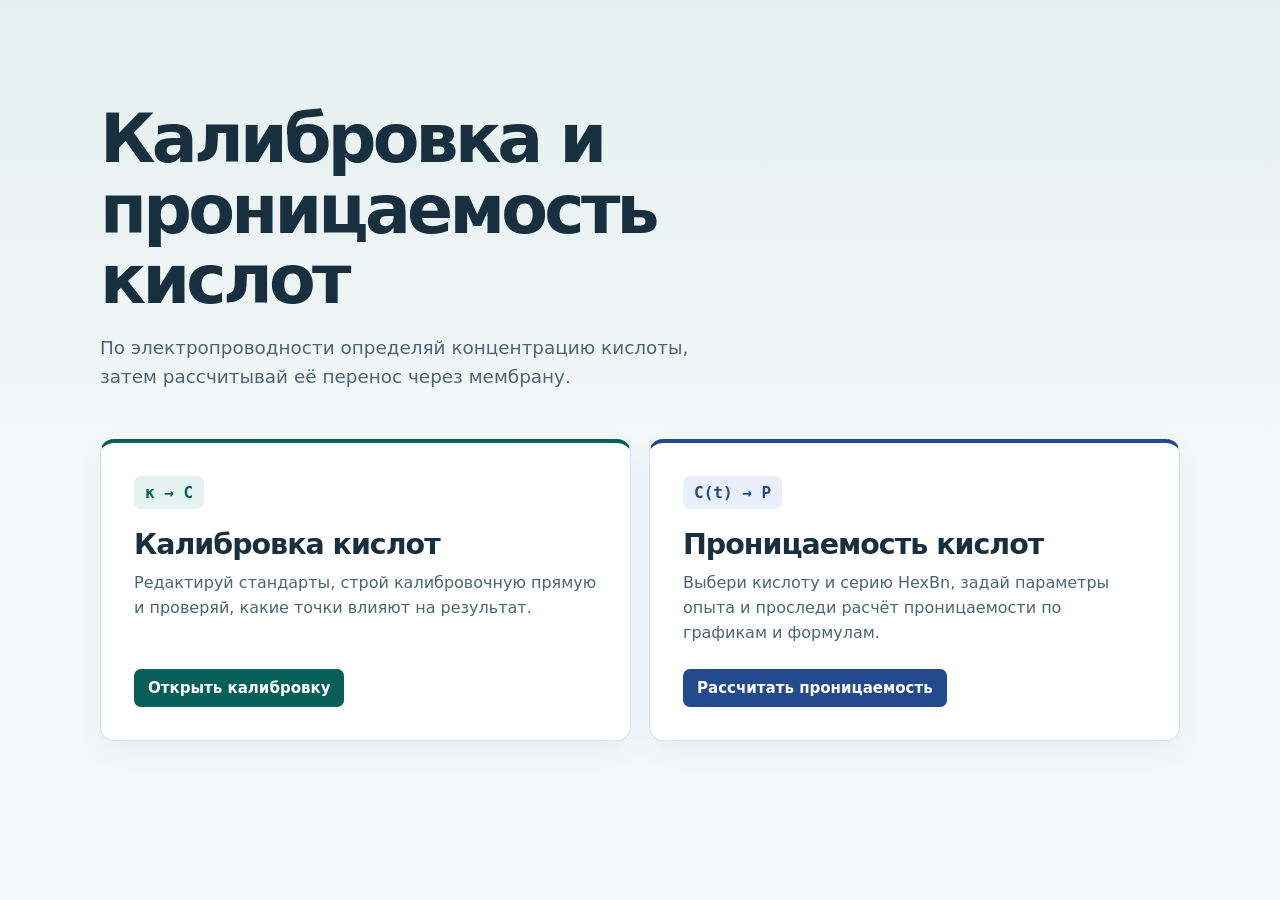
<file: index.html>
<!doctype html>
<html lang="ru">
<head>
<meta charset="utf-8">
<meta name="viewport" content="width=device-width, initial-scale=1">
<meta name="description" content="Калибровочные графики i‑BuBn и расчёт проницаемости кислот для опытов HexBn.">
<title>Калибровка и проницаемость кислот</title>
<style>
:root{color-scheme:light;--ink:#172f3e;--muted:#4a6675;--line:#d2e1e5;--teal:#075f59;--paper:#fff;--blue:#24498c;font-family:system-ui,-apple-system,BlinkMacSystemFont,"Segoe UI",sans-serif}
*{box-sizing:border-box}
body{margin:0;min-height:100vh;background:linear-gradient(180deg,#e3f0ee 0,#f3f7f8 28rem);color:var(--ink)}
main{width:min(1080px,100% - 40px);margin-inline:auto;padding:clamp(42px,9vw,104px) 0 44px}
h1,h2,p{margin:0}
h1{max-width:740px;font-size:clamp(2.2rem,5.4vw,4.25rem);line-height:1.04;letter-spacing:-.055em;font-weight:750;text-wrap:balance}
.intro{max-width:630px;margin-top:18px;color:var(--muted);font-size:clamp(1rem,2vw,1.15rem);line-height:1.55}
.tools{display:grid;grid-template-columns:repeat(2,minmax(0,1fr));gap:18px;margin-top:clamp(26px,5vw,48px)}
.tool{display:flex;flex-direction:column;align-items:flex-start;min-width:0;border:1px solid var(--line);border-top:4px solid var(--accent);border-radius:14px;background:var(--paper);padding:clamp(21px,3.5vw,33px);box-shadow:0 10px 28px #18384c0c;--accent:var(--teal);--pale:#e5f4f0}
.tool.permeability{--accent:var(--blue);--pale:#e9effb}
.expression{display:inline-block;padding:7px 11px;margin-bottom:19px;border-radius:7px;background:var(--pale);color:var(--accent);font:600 1rem ui-monospace,SFMono-Regular,Consolas,monospace}
h2{font-size:clamp(1.32rem,2.6vw,1.78rem);line-height:1.2;letter-spacing:-.035em}
.tool p{margin:9px 0 23px;color:var(--muted);font-size:1rem;line-height:1.55}
.tool a{margin-top:auto;display:inline-block;padding:10px 14px;border-radius:7px;background:var(--accent);color:#fff;text-decoration:none;font-size:.94rem;font-weight:680}
.tool a:hover{text-decoration:underline;text-underline-offset:3px}
.tool a:focus-visible{outline:3px solid var(--accent);outline-offset:4px}
@media(max-width:650px){.tools{grid-template-columns:1fr;gap:13px}}
</style>
</head>
<body>
<main>
<header>
<h1>Калибровка и проницаемость кислот</h1>
<p class="intro">По электропроводности определяй концентрацию кислоты, затем рассчитывай её перенос через мембрану.</p>
</header>
<div class="tools">
<article class="tool">
<span class="expression" aria-label="Проводимость и концентрация">κ → C</span>
<h2>Калибровка кислот</h2>
<p>Редактируй стандарты, строй калибровочную прямую и проверяй, какие точки влияют на результат.</p>
<a href="./acid-calibration/">Открыть калибровку</a>
</article>
<article class="tool permeability">
<span class="expression" aria-label="Концентрация во времени и проницаемость">C(t) → P</span>
<h2>Проницаемость кислот</h2>
<p>Выбери кислоту и серию HexBn, задай параметры опыта и проследи расчёт проницаемости по графикам и формулам.</p>
<a href="./acid-permeability/">Рассчитать проницаемость</a>
</article>
</div>
</main>
</body>
</html>
</file>
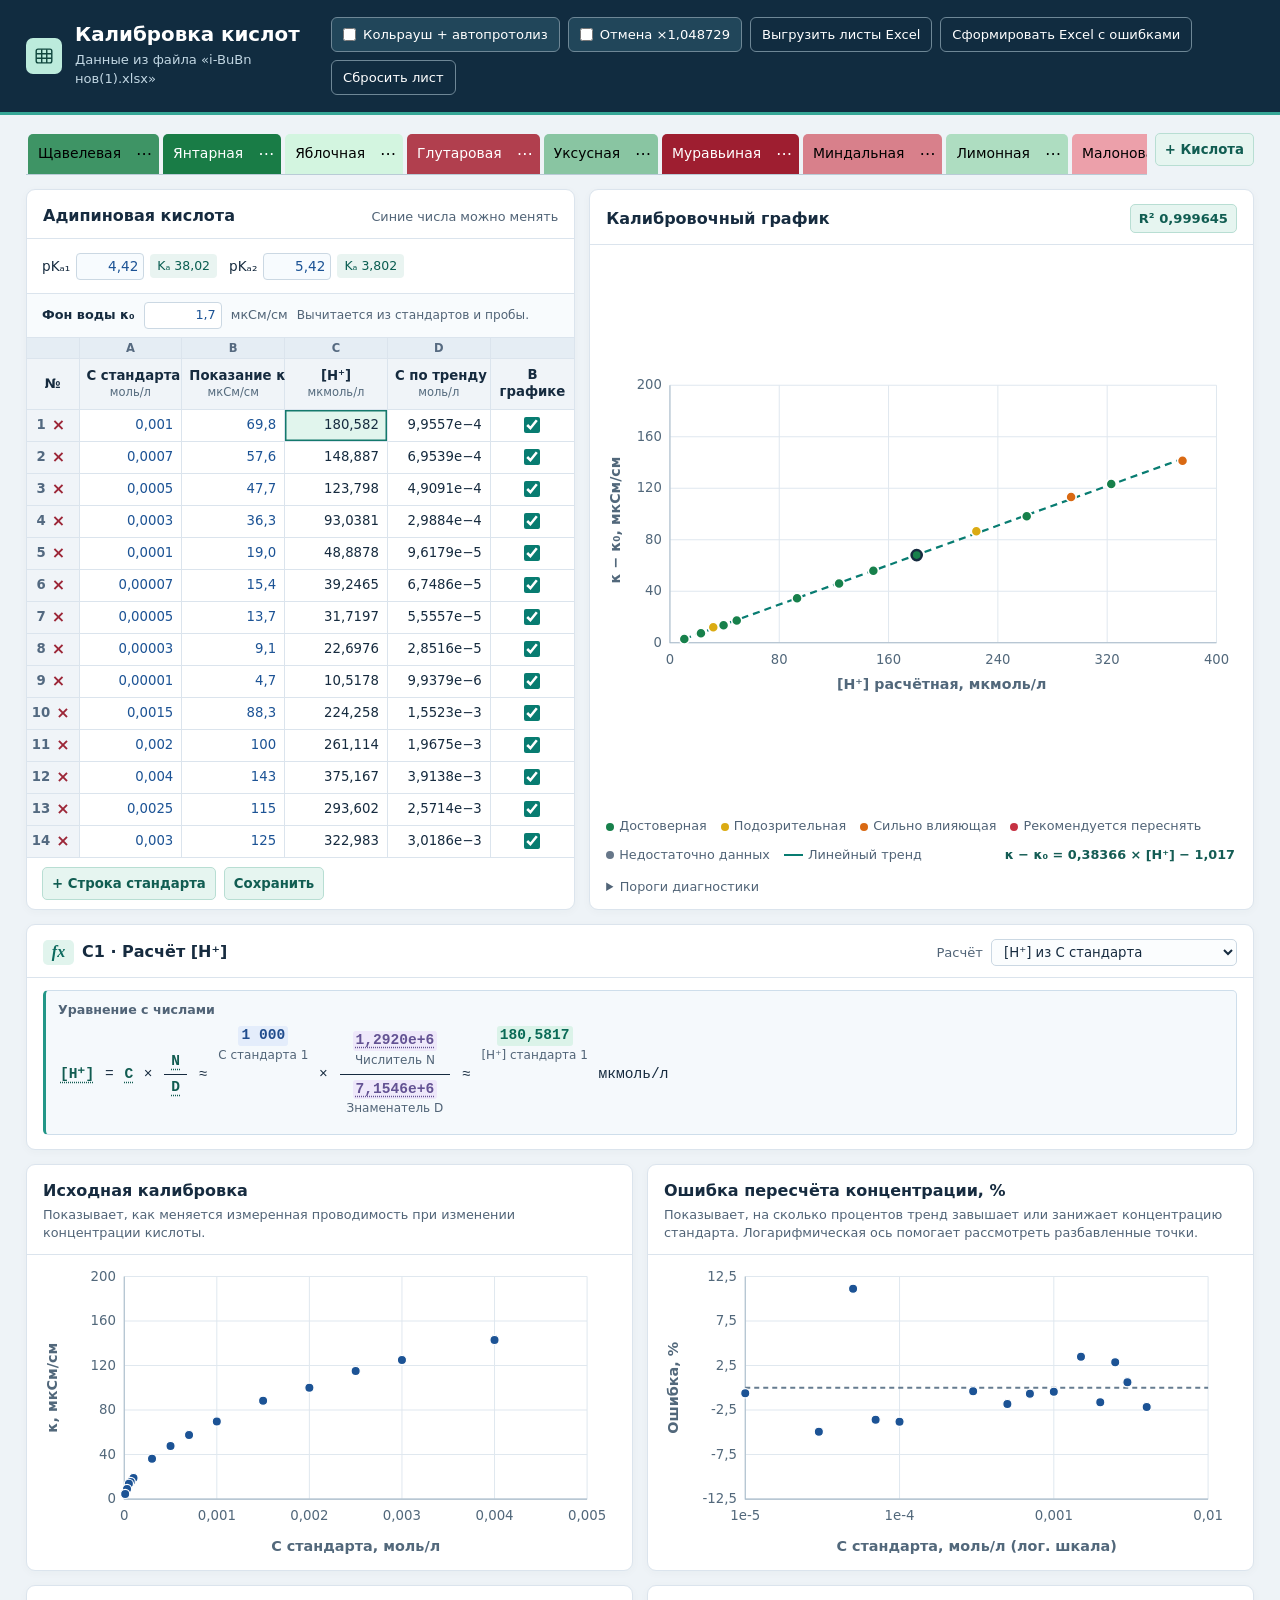
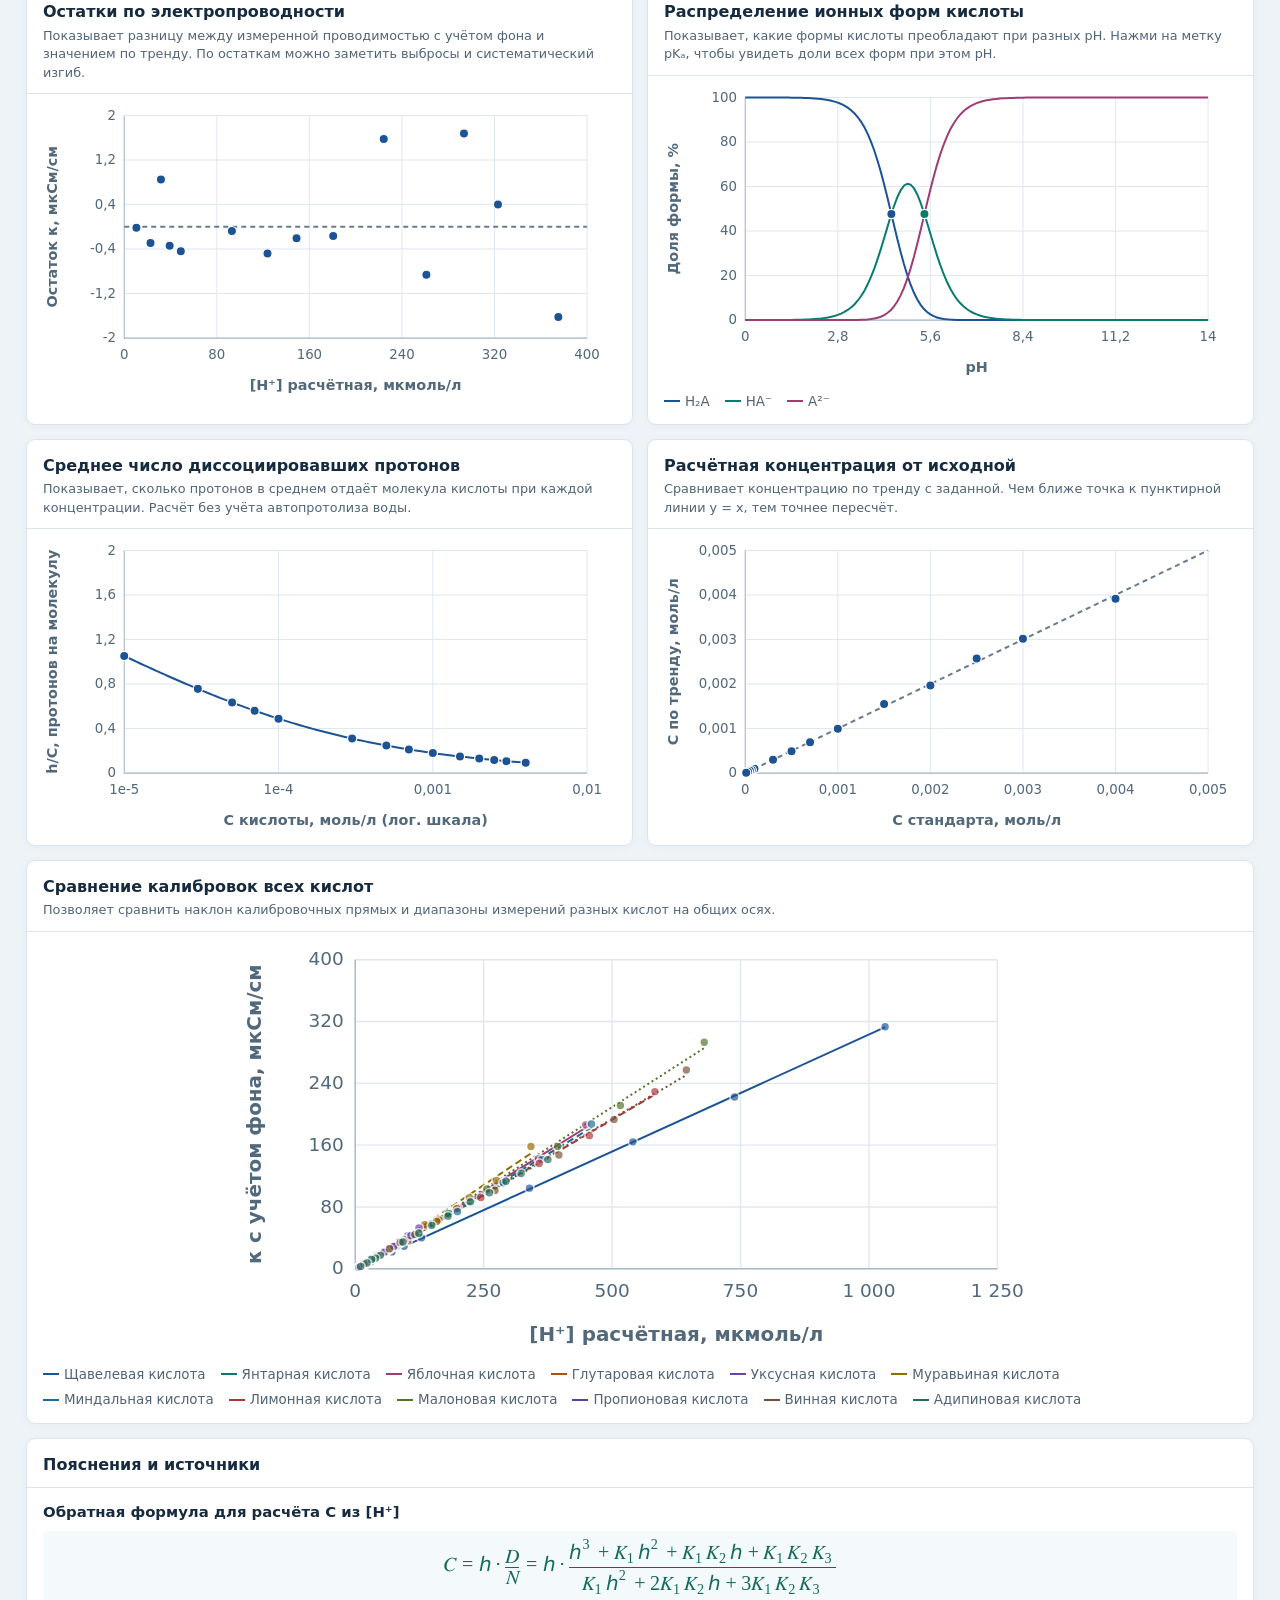
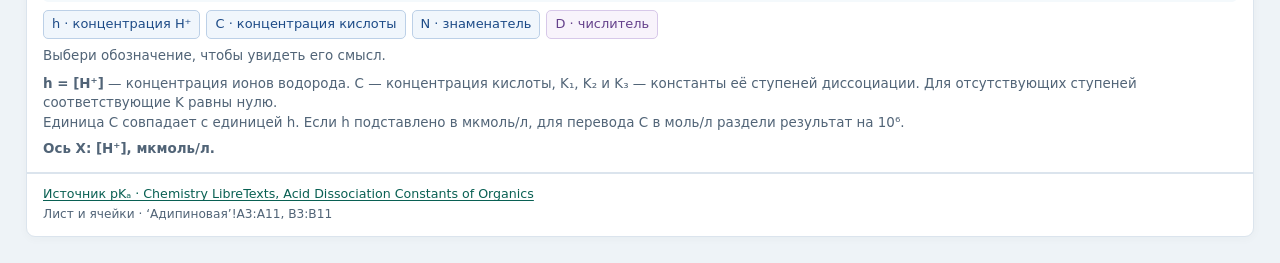
<file: acid-calibration/index.html>
<!doctype html>
<html lang="ru">
<head>
<meta charset="utf-8">
<meta name="viewport" content="width=device-width, initial-scale=1">
<meta name="description" content="Редактируемые кондуктометрические калибровки кислот i‑BuBn с разбором вычислений.">
<title>Калибровка кислот</title>
<link rel="stylesheet" href="./calibration.css">
</head>
<body>
<header class="top"><div class="top-inner">
<span class="workbook-icon" aria-hidden="true"><svg viewBox="0 0 24 24" fill="none" stroke="currentColor" stroke-width="1.55"><rect x="3.5" y="4.5" width="17" height="15" rx="2"/><path d="M3.5 9.5h17m-17 5h17m-11-10v15m5.5-15v15"/></svg></span>
<div><h1>Калибровка кислот</h1><p class="project">Данные из файла «i-BuBn нов(1).xlsx»</p></div>
<div class="top-actions">
<label class="model-toggle"><input type="checkbox" id="model-toggle" aria-controls="physics">Кольрауш + автопротолиз</label>
<label class="model-toggle"><input type="checkbox" id="instrument-toggle">Отмена ×1,048729</label>
<button type="button" class="reset" id="export-sheets">Выгрузить листы Excel</button>
<button type="button" class="reset" id="export-errors">Сформировать Excel с ошибками</button>
<button type="button" class="reset" id="reset">Сбросить лист</button>
</div>
</div></header>
<main>
<div class="acid-nav">
  <nav class="tabs" id="tabs" role="tablist" aria-label="Кислоты"></nav>
  <button id="add-acid" class="action" type="button">+ Кислота</button>
</div>
<dialog id="sheets-dialog" class="editor-dialog export-dialog" aria-labelledby="sheets-title">
  <form id="sheets-form">
    <h2 id="sheets-title">Листы калибровки в Excel</h2>
    <fieldset>
      <legend>Кислоты</legend>
      <div class="export-selection"><button type="button" class="action secondary" id="sheets-all">Выбрать все</button><button type="button" class="action secondary" id="sheets-none">Снять выбор</button></div>
      <div id="sheets-acids" class="export-choices"></div>
    </fieldset>
    <p id="sheets-notice" class="detail" role="status"></p>
    <div class="dialog-actions"><button type="button" class="action secondary" id="sheets-cancel">Отмена</button><button class="action" type="submit">Выгрузить Excel</button></div>
  </form>
</dialog>
<dialog id="export-dialog" class="editor-dialog export-dialog" aria-labelledby="export-title">
  <form id="export-form">
    <h2 id="export-title">Excel с ошибками калибровки</h2>
    <fieldset><legend>Цвета точек</legend><div id="export-colors" class="export-choices"></div></fieldset>
    <label><input id="export-planned" type="checkbox"> Плановые стандарты с ожидаемой κ</label>
    <fieldset>
      <legend>Кислоты</legend>
      <div class="export-selection"><button type="button" class="action secondary" id="export-all">Выбрать все</button><button type="button" class="action secondary" id="export-none">Снять выбор</button></div>
      <div id="export-acids" class="export-choices"></div>
    </fieldset>
    <p id="export-notice" class="detail" role="status"></p>
    <div class="dialog-actions"><button type="button" class="action secondary" id="export-cancel">Отмена</button><button class="action" type="submit">Выгрузить Excel</button></div>
  </form>
</dialog>
<dialog id="acid-dialog" class="editor-dialog" aria-labelledby="acid-dialog-title">
  <form id="acid-form">
    <h2 id="acid-dialog-title">Добавить кислоту</h2>
    <label>Название <input id="acid-name" type="text" required maxlength="80" autofocus></label>
    <label>Число ступеней диссоциации
      <select id="acid-steps"><option value="1">1</option><option value="2">2</option><option value="3">3</option></select>
    </label>
    <div class="dialog-actions">
      <button id="cancel-acid" class="action secondary" type="button">Отмена</button>
      <button class="action" type="submit">Добавить</button>
    </div>
  </form>
</dialog>
<dialog id="color-dialog" class="editor-dialog" aria-labelledby="color-title">
  <form id="color-form">
    <h2 id="color-title">Цвет вкладки</h2>
    <label>Цвет кнопки <input id="tab-color" type="color" value="#bcebdc"></label>
    <div class="dialog-actions">
      <button id="cancel-color" class="action secondary" type="button">Отмена</button>
      <button id="reset-color" class="action secondary" type="button">Автоцвет</button>
      <button class="action" type="submit">Сохранить</button>
    </div>
    <button id="delete-acid" class="action danger" type="button" hidden>Удалить кислоту</button>
  </form>
</dialog>
<div class="workspace">
<section class="card" aria-labelledby="sheet-title">
<div class="card-head"><h2 id="sheet-title"></h2><p class="desc">Синие числа можно менять</p></div>
<div class="constants" id="constants" aria-label="Константы диссоциации"></div>
<div class="blankbar"><label for="blank">Фон воды κ₀</label><input id="blank" type="text" inputmode="decimal" placeholder="—" aria-label="Фон воды, мкСм/см"><span>мкСм/см</span><small id="blank-state"></small></div>
<div class="physics" id="physics" hidden>
  <div class="physics-options"><label><input type="checkbox" id="water-mode">Автопротолиз воды</label><label><input type="checkbox" id="ion-mode">Кольрауш · все ионы</label></div>
  <p class="model-status" id="model-status" role="status"></p>
  <details id="ion-editor" class="ion-editor"><summary>Ионные проводимости λ° при 25 °C</summary><div class="ion-fields" id="ion-fields"></div><p class="physics-refs" id="ion-refs"></p></details>
</div>
<div class="scroller"><table class="sheet" aria-label="Калибровочные стандарты">
<colgroup><col style="width:52px"><col><col><col><col><col id="theory-col" hidden><col style="width:84px"></colgroup>
<thead><tr aria-hidden="true"><th></th><th>A</th><th>B</th><th>C</th><th>D</th><th id="theory-letter" hidden>E</th><th></th></tr>
<tr><th scope="col">№</th><th scope="col">C стандарта<span class="unit">моль/л</span></th><th scope="col">Показание κ<span class="unit">мкСм/см</span></th><th scope="col">[H⁺]<span class="unit">мкмоль/л</span></th><th scope="col">C по тренду<span class="unit">моль/л</span></th><th scope="col" id="theory-head" hidden>κ расчётная<span class="unit">мкСм/см</span></th><th scope="col" class="chart-use-head">В графике</th></tr></thead><tbody id="rows"></tbody>
</table></div>
<div class="sheet-actions">
  <button id="add-row" class="action" type="button">+ Строка стандарта</button>
  <button id="save-sheet" class="action" type="button">Сохранить</button>
  <span id="save-status" class="detail" role="status"></span>
</div>
</section>
<section class="card plot-card" aria-labelledby="plot-title">
<div class="card-head plot-header"><h2 id="plot-title">Калибровочный график</h2><button type="button" class="metric" id="metric" data-kind="r2" title="Показать формулу R²">R² —</button></div>
<div class="plot-wrap" id="chart"></div>
<div id="point-tooltip" class="point-tooltip" role="tooltip" hidden></div>
<div class="legend"><span data-quality="ok"><i></i>Достоверная</span><span data-quality="warning"><i></i>Подозрительная</span><span data-quality="influence"><i></i>Сильно влияющая</span><span data-quality="repeat"><i></i>Рекомендуется переснять</span><span data-quality="unknown"><i></i>Недостаточно данных</span><span><i class="line"></i>Линейный тренд</span><button id="trend" type="button" data-kind="fit"></button></div>
<details class="diagnostic-rules">
  <summary>Пороги диагностики</summary>
  <p>При R² выше 0,999 вкладки окрашиваются в зелёный: чем выше R² среди кислот, тем насыщеннее цвет. При R² до 0,999 включительно цвет зависит от диагностики: жёлтый — проверить, оранжевый — есть сильно влияющие точки, красный — есть точки для повторного измерения. Серый цвет обозначает отсутствие R².</p>
  <p>Повторить измерение при |t| &gt; 3 или ошибке концентрации &gt; 20%. Сильное влияние при расстоянии Кука &gt; 4/n. Предупреждение при |t| &gt; 2, рычаге &gt; 4/n или ошибке концентрации &gt; 10%. n — число точек. Пороги 10% и 20% — рабочие значения для этого сайта.</p>
  <p>Относительный остаток рассчитан от экспериментальной проводимости на оси Y. Ошибка концентрации рассчитана от C стандарта по полному тренду. Стьюдентизированный остаток использует дисперсию без выбранной точки. Все точки остаются в тренде.</p>
</details>
</section>
</div>
<section class="card inspector" aria-labelledby="formula-title">
<div class="card-head"><h2 id="formula-title"><span class="fx" aria-hidden="true">fx</span><span id="selection"></span></h2>
<div class="controls"><button id="formula-back" class="formula-back" type="button" hidden>К исходной формуле</button><label for="mode">Расчёт</label><select id="mode" aria-label="Выбрать формулу">
<option value="" disabled>Значение ячейки</option><option value="h">[H⁺] из C стандарта</option><option value="theory" id="theory-option" hidden>Проводимость по всем ионам</option><option value="back">C из показания</option><option value="fit">Уравнение прямой</option><option value="r2">Коэффициент R²</option><option value="blank">Вычитание фона воды</option><option value="probe">Концентрация пробы</option><option value="balance" id="balance-option" hidden>Баланс зарядов и вода</option>
</select><input id="probe" type="text" inputmode="decimal" placeholder="Показание пробы" aria-label="Показание пробы" hidden></div></div>
<div class="numeric"><h3>Уравнение с числами</h3><div id="numeric" aria-label="Числа в уравнении" aria-live="polite"></div>
<div id="factor-breakdown" class="factor-breakdown" aria-live="polite" hidden></div>
<p id="symbol-help" class="symbol-help" aria-live="polite" hidden></p><p id="numeric-note" class="numeric-note" hidden></p></div>
</section>
<p id="notice" class="notice" role="status"></p>
<section class="additional-charts" aria-label="Дополнительные графики">
  <section class="card" aria-labelledby="raw-title">
    <div class="card-head"><h2 id="raw-title">Исходная калибровка</h2><p class="desc">Показывает, как меняется измеренная проводимость при изменении концентрации кислоты.</p></div>
    <div class="plot-wrap" id="raw-chart"></div>
  </section>
  <section class="card" aria-labelledby="error-title">
    <div class="card-head"><h2 id="error-title">Ошибка пересчёта концентрации, %</h2><p class="desc">Показывает, на сколько процентов тренд завышает или занижает концентрацию стандарта. Логарифмическая ось помогает рассмотреть разбавленные точки.</p></div>
    <div class="plot-wrap" id="error-chart"></div>
  </section>
  <section class="card" aria-labelledby="residual-title">
    <div class="card-head"><h2 id="residual-title">Остатки по электропроводности</h2><p class="desc">Показывает разницу между измеренной проводимостью с учётом фона и значением по тренду. По остаткам можно заметить выбросы и систематический изгиб.</p></div>
    <div class="plot-wrap" id="residual-chart"></div>
  </section>
  <section class="card" aria-labelledby="species-title">
    <div class="card-head"><h2 id="species-title">Распределение ионных форм кислоты</h2><p class="desc">Показывает, какие формы кислоты преобладают при разных pH. Нажми на метку pKₐ, чтобы увидеть доли всех форм при этом pH.</p></div>
    <div class="plot-wrap" id="species-chart"></div>
    <ul class="chart-series" id="species-legend" aria-label="Ряды данных" hidden></ul>
  </section>
  <section class="card" aria-labelledby="protons-title">
    <div class="card-head"><h2 id="protons-title">Среднее число диссоциировавших протонов</h2><p class="desc">Показывает, сколько протонов в среднем отдаёт молекула кислоты при каждой концентрации. Расчёт без учёта автопротолиза воды.</p></div>
    <div class="plot-wrap" id="protons-chart"></div>
  </section>
  <section class="card" aria-labelledby="recovered-title">
    <div class="card-head"><h2 id="recovered-title">Расчётная концентрация от исходной</h2><p class="desc">Сравнивает концентрацию по тренду с заданной. Чем ближе точка к пунктирной линии y = x, тем точнее пересчёт.</p></div>
    <div class="plot-wrap" id="recovered-chart"></div>
  </section>
  <section class="card chart-wide" aria-labelledby="comparison-title">
    <div class="card-head"><h2 id="comparison-title">Сравнение калибровок всех кислот</h2><p class="desc">Позволяет сравнить наклон калибровочных прямых и диапазоны измерений разных кислот на общих осях.</p><p id="comparison-axis-note" class="desc" hidden></p></div>
    <div class="plot-wrap" id="comparison-chart"></div>
    <ul class="chart-series" id="comparison-legend" aria-label="Ряды данных" hidden></ul>
  </section>
</section>
<footer class="card reference" aria-labelledby="reference-title">
  <div class="card-head"><h2 id="reference-title">Пояснения и источники</h2></div>
  <section class="main-formula" aria-labelledby="main-formula-title">
    <h3 id="main-formula-title">Обратная формула для расчёта C из [H⁺]</h3>
    <div class="main-equation">
      <math display="block">
        <mi class="fraction-part" data-symbol="c">C</mi><mo>=</mo>
        <mi class="inverse-h fraction-part" data-symbol="h">h</mi>
        <mrow class="inverse-h-water" hidden>
          <mo>(</mo><mi class="fraction-part" data-symbol="h">h</mi><mo>−</mo><mfrac><msub><mi>K</mi><mi>w</mi></msub><mi class="fraction-part" data-symbol="h">h</mi></mfrac><mo>)</mo>
        </mrow>
        <mo>⋅</mo>
        <mfrac><mi class="fraction-part" data-symbol="d">D</mi><mi class="fraction-part" data-symbol="n">N</mi></mfrac>
        <mo>=</mo>
        <mi class="inverse-h fraction-part" data-symbol="h">h</mi>
        <mrow class="inverse-h-water" hidden>
          <mo>(</mo><mi class="fraction-part" data-symbol="h">h</mi><mo>−</mo><mfrac><msub><mi>K</mi><mi>w</mi></msub><mi class="fraction-part" data-symbol="h">h</mi></mfrac><mo>)</mo>
        </mrow>
        <mo>⋅</mo>
        <mfrac>
          <mrow class="fraction-part" data-symbol="d">
            <msup><mi>h</mi><mn>3</mn></msup>
            <mo>+</mo><msub><mi>K</mi><mn>1</mn></msub><msup><mi>h</mi><mn>2</mn></msup>
            <mo>+</mo><msub><mi>K</mi><mn>1</mn></msub><msub><mi>K</mi><mn>2</mn></msub><mi>h</mi>
            <mo>+</mo><msub><mi>K</mi><mn>1</mn></msub><msub><mi>K</mi><mn>2</mn></msub><msub><mi>K</mi><mn>3</mn></msub>
          </mrow>
          <mrow class="fraction-part" data-symbol="n">
            <msub><mi>K</mi><mn>1</mn></msub><msup><mi>h</mi><mn>2</mn></msup>
            <mo>+</mo><mn>2</mn><msub><mi>K</mi><mn>1</mn></msub><msub><mi>K</mi><mn>2</mn></msub><mi>h</mi>
            <mo>+</mo><mn>3</mn><msub><mi>K</mi><mn>1</mn></msub><msub><mi>K</mi><mn>2</mn></msub><msub><mi>K</mi><mn>3</mn></msub>
          </mrow>
        </mfrac>
      </math>
    </div>
    <div class="fraction-controls" role="group" aria-label="Обозначения обратной формулы">
      <button type="button" id="explain-h" class="fraction-button" aria-pressed="false" aria-controls="fraction-explanation">h · концентрация H⁺</button>
      <button type="button" id="explain-c" class="fraction-button" aria-pressed="false" aria-controls="fraction-explanation">C · концентрация кислоты</button>
      <button type="button" id="explain-n" class="fraction-button" aria-pressed="false" aria-controls="fraction-explanation">N · знаменатель</button>
      <button type="button" id="explain-d" class="fraction-button" aria-pressed="false" aria-controls="fraction-explanation">D · числитель</button>
    </div>
    <p id="fraction-explanation" class="fraction-explanation" aria-live="polite">Выбери обозначение, чтобы увидеть его смысл.</p>
    <p><strong>h = [H⁺]</strong> — концентрация ионов водорода. C — концентрация кислоты, K₁, K₂ и K₃ — константы её ступеней диссоциации. Для отсутствующих ступеней соответствующие K равны нулю.</p>
    <p>Единица C совпадает с единицей h. Если h подставлено в мкмоль/л, для перевода C в моль/л раздели результат на 10⁶.</p>
    <div id="main-conductivity" hidden>
      <h4>Проводимость по Кольраушу для оси X</h4>
      <div class="main-equation">
        <math display="block">
          <msub><mi>κ</mi><mtext>теор</mtext></msub><mo>=</mo>
          <mfrac>
            <mrow>
              <msub><mi>λ</mi><mtext>H⁺</mtext></msub><mi>h</mi><mo>+</mo>
              <munderover><mo>∑</mo><mrow><mi>i</mi><mo>=</mo><mn>1</mn></mrow><mi>n</mi></munderover>
              <msub><mi>λ</mi><mi>i</mi></msub><msub><mi>c</mi><mi>i</mi></msub>
              <mrow id="main-hydroxide-term" hidden>
                <mo>+</mo><msub><mi>λ</mi><mtext>OH⁻</mtext></msub>
                <mfrac><msub><mi>K</mi><mi>w</mi></msub><mi>h</mi></mfrac>
              </mrow>
            </mrow>
            <mn>1000</mn>
          </mfrac>
          <mrow id="main-theory-baseline" hidden>
            <mo>−</mo><msub><mi>κ</mi><mtext>чистая вода</mtext></msub>
          </mrow>
        </math>
      </div>
      <p id="main-conductivity-note"></p>
    </div>
    <p class="main-mode" id="main-mode" aria-live="polite"></p>
  </section>
  <div class="explanations" id="physics-explanation" hidden>
    <section><h3>Две независимые поправки</h3><p>Автопротолиз добавляет [OH⁻] = Kᵥ/[H⁺] в баланс зарядов. При 25 °C Kᵥ = 10⁻¹⁴ (моль/л)². Закон Кольрауша суммирует λ°ᵢcᵢ для H⁺ и всех анионов кислоты. Вклад OH⁻ добавляется, если включён автопротолиз. Используются предельные молярные проводимости и приближение разбавленного раствора.</p><p><a href="https://nvlpubs.nist.gov/nistpubs/Legacy/SP/nistspecialpublication260-142.pdf" target="_blank" rel="noopener noreferrer">NIST SP 260-142 · Kᵥ, λ° H⁺ и OH⁻ при 25 °C</a></p></section>
  </div><div class="provenance"><a id="pk-source" target="_blank" rel="noopener noreferrer"></a><small id="range-source"></small></div></footer>
</main>
<script id="seed" type="application/json">{"Щавелевая":{"pka":[1.25,4.27],"rows":[[0.001,300],[0.0007,214],[0.0005,157.9],[0.0003,100.7],[0.0001,39.9],[7e-05,29.5],[5e-05,22.4],[3e-05,15.5],[1e-05,5.4]]},"Янтарная":{"pka":[4.21,5.64],"rows":[[0.001,85.2],[0.0007,69.6],[0.0005,57.3],[0.0003,42.4],[0.0001,21.3],[7e-05,16.8],[5e-05,13.2],[3e-05,9.1],[1e-05,4.3]]},"Яблочная":{"pka":[3.459,5.097],"rows":[[0.001,179.2],[0.0007,137.4],[0.0005,109.6],[0.0003,76.4],[0.0001,33.4],[7e-05,25.4],[5e-05,19.4],[3e-05,12.8],[1e-05,5.8]]},"Глутаровая":{"pka":[4.34,5.27],"rows":[[0.001,75.8],[0.0007,61.9],[0.0005,56.1],[0.0003,38.4],[0.0001,20],[7e-05,16.75],[5e-05,13.2],[3e-05,9.1],[1e-05,5.7]]},"Уксусная":{"pka":[4.757],"rows":[[0.001,52],[0.0007,42.2],[0.0005,35.3],[0.0003,26.5],[0.0001,13.8],[7e-05,11.2],[5e-05,9.3],[3e-05,6.7],[1e-05,4]]},"Муравьиная":{"pka":[3.75],"rows":[[0.001,152.1],[0.0007,111],[0.0005,89.4],[0.0003,60],[0.0001,28.9],[7e-05,22.1],[5e-05,18],[3e-05,11.3],[1e-05,4.6]]},"Миндальная":{"pka":[3.407],"rows":[[0.001,180],[0.0007,136.2],[0.0005,108],[0.0003,72.1],[0.0001,31],[7e-05,23.1],[5e-05,17.4],[3e-05,12.3],[1e-05,3.6]]},"Лимонная":{"pka":[3.13,4.76,6.4],"rows":[[0.001,220],[0.0007,166],[0.0005,132],[0.0003,89.5],[0.0001,36.4],[7e-05,29.1],[5e-05,21.9],[3e-05,14.3],[1e-05,5.7]]},"Малоновая":{"pka":[2.847,5.696],"rows":[[0.001,281],[0.0007,203],[0.0005,153],[0.0003,99.8],[0.0001,37.6],[7e-05,26.9],[5e-05,19.7],[3e-05,10.3],[1e-05,5.1]]},"Пропионовая":{"pka":[4.88],"rows":[[0.001,42.4],[0.0007,35.2],[0.0005,29.3],[0.0003,22.1],[0.0001,13.8],[7e-05,9.9],[5e-05,8.5],[3e-05,6],[1e-05,3.3]]},"Винная":{"pka":[3.03,4.37],"rows":[[0.001,247],[0.0007,186.4],[0.0005,142],[0.0003,98.6],[0.0001,43.9],[7e-05,33.9],[5e-05,26.2],[3e-05,17.3],[1e-05,7.6]]},"Адипиновая":{"pka":[4.42,5.42],"rows":[[0.001,66.6],[0.0007,54.9],[0.0005,45.5],[0.0003,34.6],[0.0001,18.1],[7e-05,14.7],[5e-05,13.1],[3e-05,8.7],[1e-05,4.5],[0.0015,88.3],[0.002,100.2],[0.004,142.6],[0.0025,109.3],[0.003,119.1]],"instrumentReady":[9,10,11]}}</script>
<script id="sources" type="application/json">{"Щавелевая":{"url":"https://slunik.slu.se/kursfiler/MV0218/20103.1920/Essington_1st_edition.pdf","label":"Essington, Soil and Water Chemistry, табл. 5.9","range":"‘Щавелевая’!A4:A12, B4:B12"},"Янтарная":{"url":"https://slunik.slu.se/kursfiler/MV0218/20103.1920/Essington_1st_edition.pdf","label":"Essington, Soil and Water Chemistry, табл. 5.9","range":"‘Янтарная’!A4:A12, C4:C12"},"Яблочная":{"url":"https://chem.libretexts.org/Ancillary_Materials/Reference/Reference_Tables/Equilibrium_Constants/E5:_Acid_Dissociation_Constants_of_Organics","label":"Chemistry LibreTexts, Acid Dissociation Constants of Organics","range":"‘Яблочная’!A4:A12, C4:C12"},"Глутаровая":{"url":"https://bisakimia.com/wp-content/uploads/2025/03/vogels-textbook-of-quantitative-chemical-analysis-5th-ed-g-h-jeffery.pdf","label":"Vogel’s Textbook of Quantitative Chemical Analysis, прил. 7","range":"‘Глутаровая’!A3:A11, B3:B11"},"Уксусная":{"url":"https://chem.libretexts.org/Ancillary_Materials/Reference/Reference_Tables/Equilibrium_Constants/E5:_Acid_Dissociation_Constants_of_Organics","label":"Chemistry LibreTexts, Acid Dissociation Constants of Organics","range":"‘Уксусная’!A3:A11, B3:B11"},"Муравьиная":{"url":"https://slunik.slu.se/kursfiler/MV0218/20103.1920/Essington_1st_edition.pdf","label":"Essington, Soil and Water Chemistry, табл. 5.9","range":"‘Муравьиная’!A4:A12, C4:C12"},"Миндальная":{"url":"https://journals.indianapolis.iu.edu/index.php/ias/article/download/8615/8718","label":"Mandelic Acid: Limiting Conductance and Ionization Constant, 25 °C","range":"‘Миндальная’!A4:A12, B4:B12"},"Лимонная":{"url":"https://bisakimia.com/wp-content/uploads/2025/03/vogels-textbook-of-quantitative-chemical-analysis-5th-ed-g-h-jeffery.pdf","label":"Vogel’s Textbook of Quantitative Chemical Analysis, прил. 7","range":"‘Лимонная’!A4:A12, B4:B12"},"Малоновая":{"url":"https://chem.libretexts.org/Ancillary_Materials/Reference/Reference_Tables/Equilibrium_Constants/E5:_Acid_Dissociation_Constants_of_Organics","label":"Chemistry LibreTexts, Acid Dissociation Constants of Organics","range":"‘Малоновая’!A3:A11, B3:B11"},"Пропионовая":{"url":"https://bisakimia.com/wp-content/uploads/2025/03/vogels-textbook-of-quantitative-chemical-analysis-5th-ed-g-h-jeffery.pdf","label":"Vogel’s Textbook of Quantitative Chemical Analysis, прил. 7","range":"‘Пропионовая’!A3:A11, D3:D11"},"Винная":{"url":"https://bisakimia.com/wp-content/uploads/2025/03/vogels-textbook-of-quantitative-chemical-analysis-5th-ed-g-h-jeffery.pdf","label":"Vogel’s Textbook of Quantitative Chemical Analysis, прил. 7","range":"‘Винная ’!A3:A11, B3:B11"},"Адипиновая":{"url":"https://chem.libretexts.org/Ancillary_Materials/Reference/Reference_Tables/Equilibrium_Constants/E5:_Acid_Dissociation_Constants_of_Organics","label":"Chemistry LibreTexts, Acid Dissociation Constants of Organics","range":"‘Адипиновая’!A3:A11, B3:B11"}}</script>
<script id="ion-data" type="application/json">{"refs":{"nist":["NIST SP 260-142, §1.3","https://nvlpubs.nist.gov/nistpubs/Legacy/SP/nistspecialpublication260-142.pdf"],"handbook":["Perry’s Chemical Engineers’ Handbook, табл. 8.32","https://www-chemistry.univer.kharkov.ua/files/63847_8.pdf"],"diffusion":["Aqion, таблица органических анионов","https://www.aqion.de/site/194"],"citric":["Apelblat, Citric Acid, §2.13","https://ndl.ethernet.edu.et/bitstream/123456789/70732/1/2014_Book_CitricAcid.pdf"],"mandelic":["Mandelic Acid: Limiting Conductance, табл. II","https://journals.indianapolis.iu.edu/index.php/ias/article/download/8615/8718"],"malonic":["Apelblat, Conductances of aqueous malonic acid","https://doi.org/10.1016/S0167-7322(97)00056-1"],"succinate":["Conductance Studies of Aqueous Succinic Acid (значение Davies для HSucc⁻)","https://www.academia.edu/118199961/Conductance_Studies_of_Aqueous_Succinic_Acid"],"tartaric":["Bešter-Rogač et al., Acidic tartrates","https://doi.org/10.1023/A:1022671414577"],"glutaric":["Apelblat et al., Glutaric acid and glutarates","https://doi.org/10.1007/s10953-007-9161-2"],"adipic":["Kinart, Conductance studies of sodium salts of dicarboxylic acids","https://doi.org/10.1016/j.molliq.2021.116262"]},"ions":{"Щавелевая":[["HC₂O₄⁻",40.2,"diffusion"],["C₂O₄²⁻",148.3,"diffusion"]],"Янтарная":[["HSucc⁻",31.9,"succinate"],["Succ²⁻",117.6,"diffusion"]],"Яблочная":[["HMal⁻",null,null],["Mal²⁻",117.6,"diffusion"]],"Глутаровая":[["HGlut⁻",null,"glutaric"],["Glut²⁻",105.2,"handbook"]],"Уксусная":[["Ac⁻",40.9,"diffusion"]],"Муравьиная":[["HCOO⁻",54.6,"diffusion"]],"Миндальная":[["Mdl⁻",30.84,"mandelic","380,65 − 349,81"]],"Лимонная":[["H₂Cit⁻",35.87,"citric"],["HCit²⁻",100.76,"citric","2 × 50,38"],["Cit³⁻",216.15,"citric","3 × 72,05"]],"Малоновая":[["HMalon⁻",39.1,"malonic"],["Malon²⁻",129.4,"malonic","2 × 64,7"]],"Пропионовая":[["Prop⁻",35.8,"handbook"]],"Винная":[["HTar⁻",null,"tartaric"],["Tar²⁻",119.3,"diffusion"]],"Адипиновая":[["HAd⁻",null,null],["Ad²⁻",null,"adipic"]]}}</script>
<script src="xlsx-export.js?v=3"></script>
<script src="./calibration.js"></script>
</body>
</html>
</file>
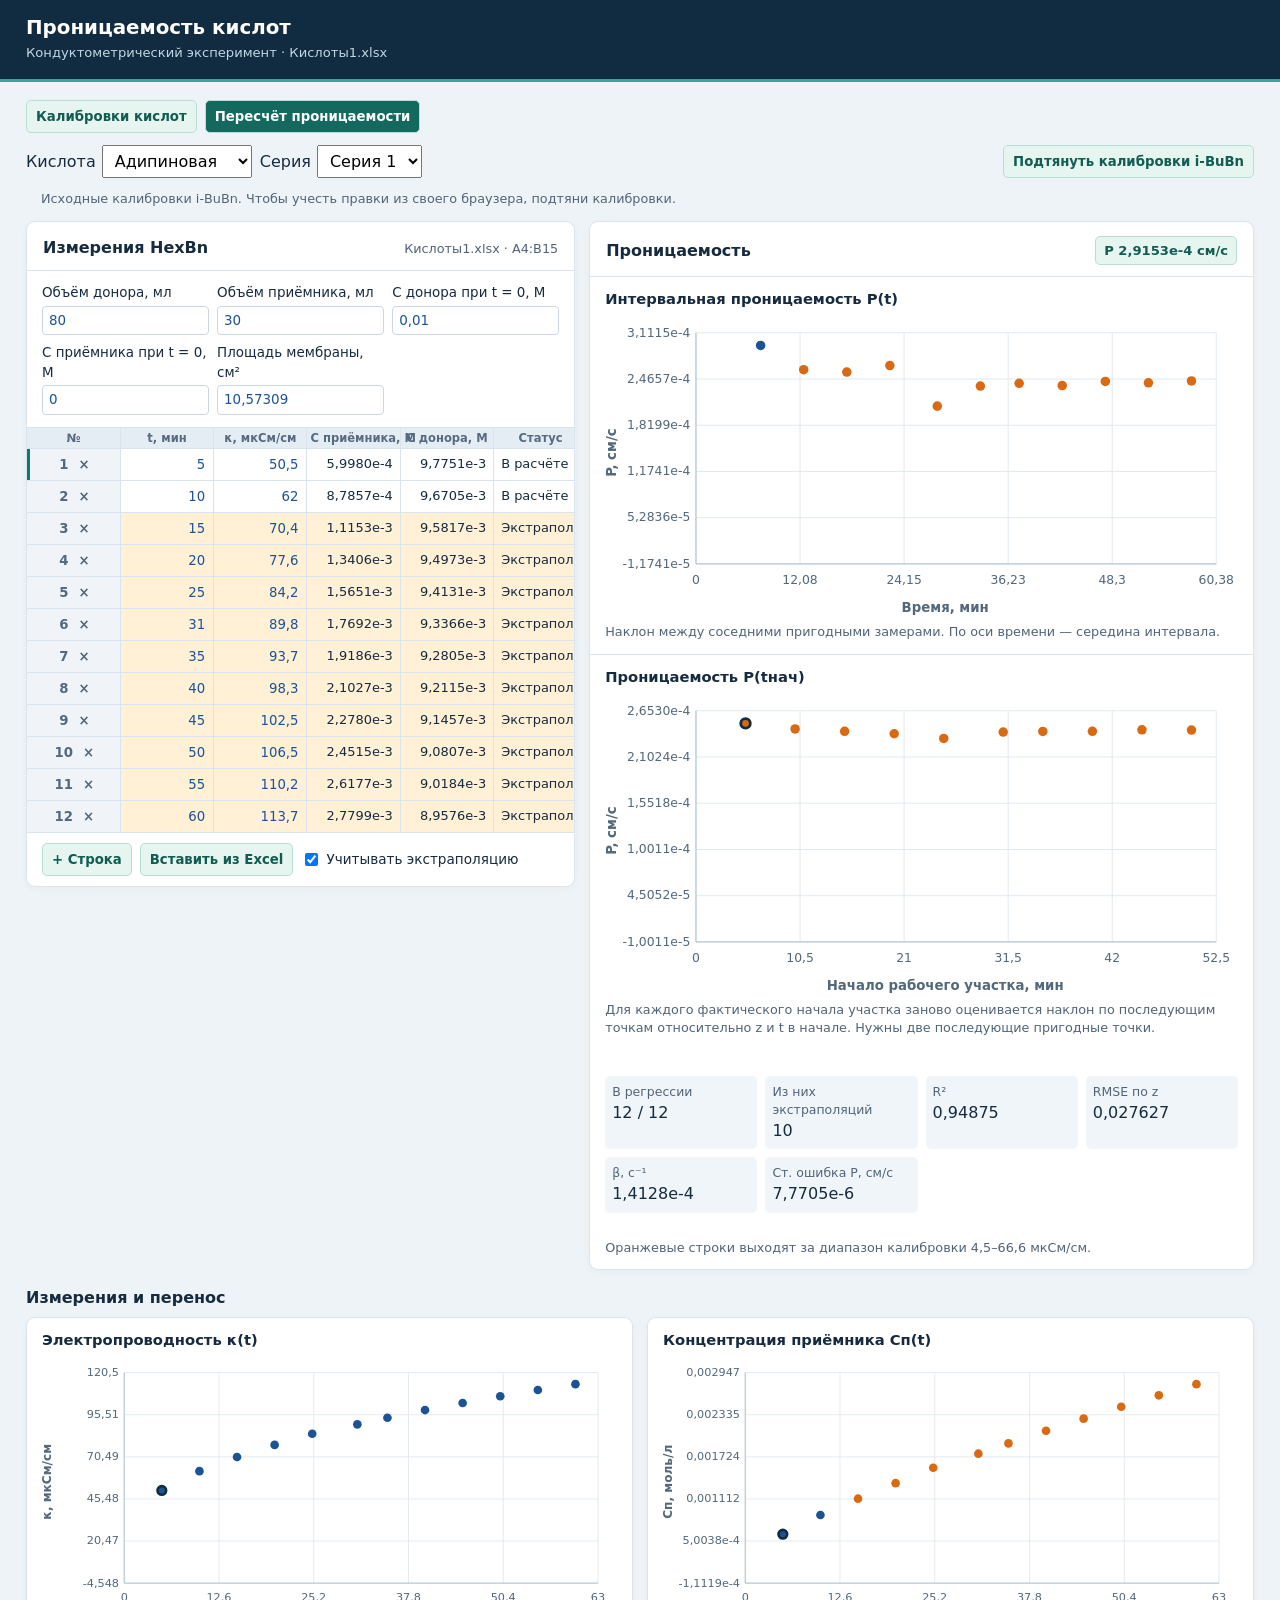
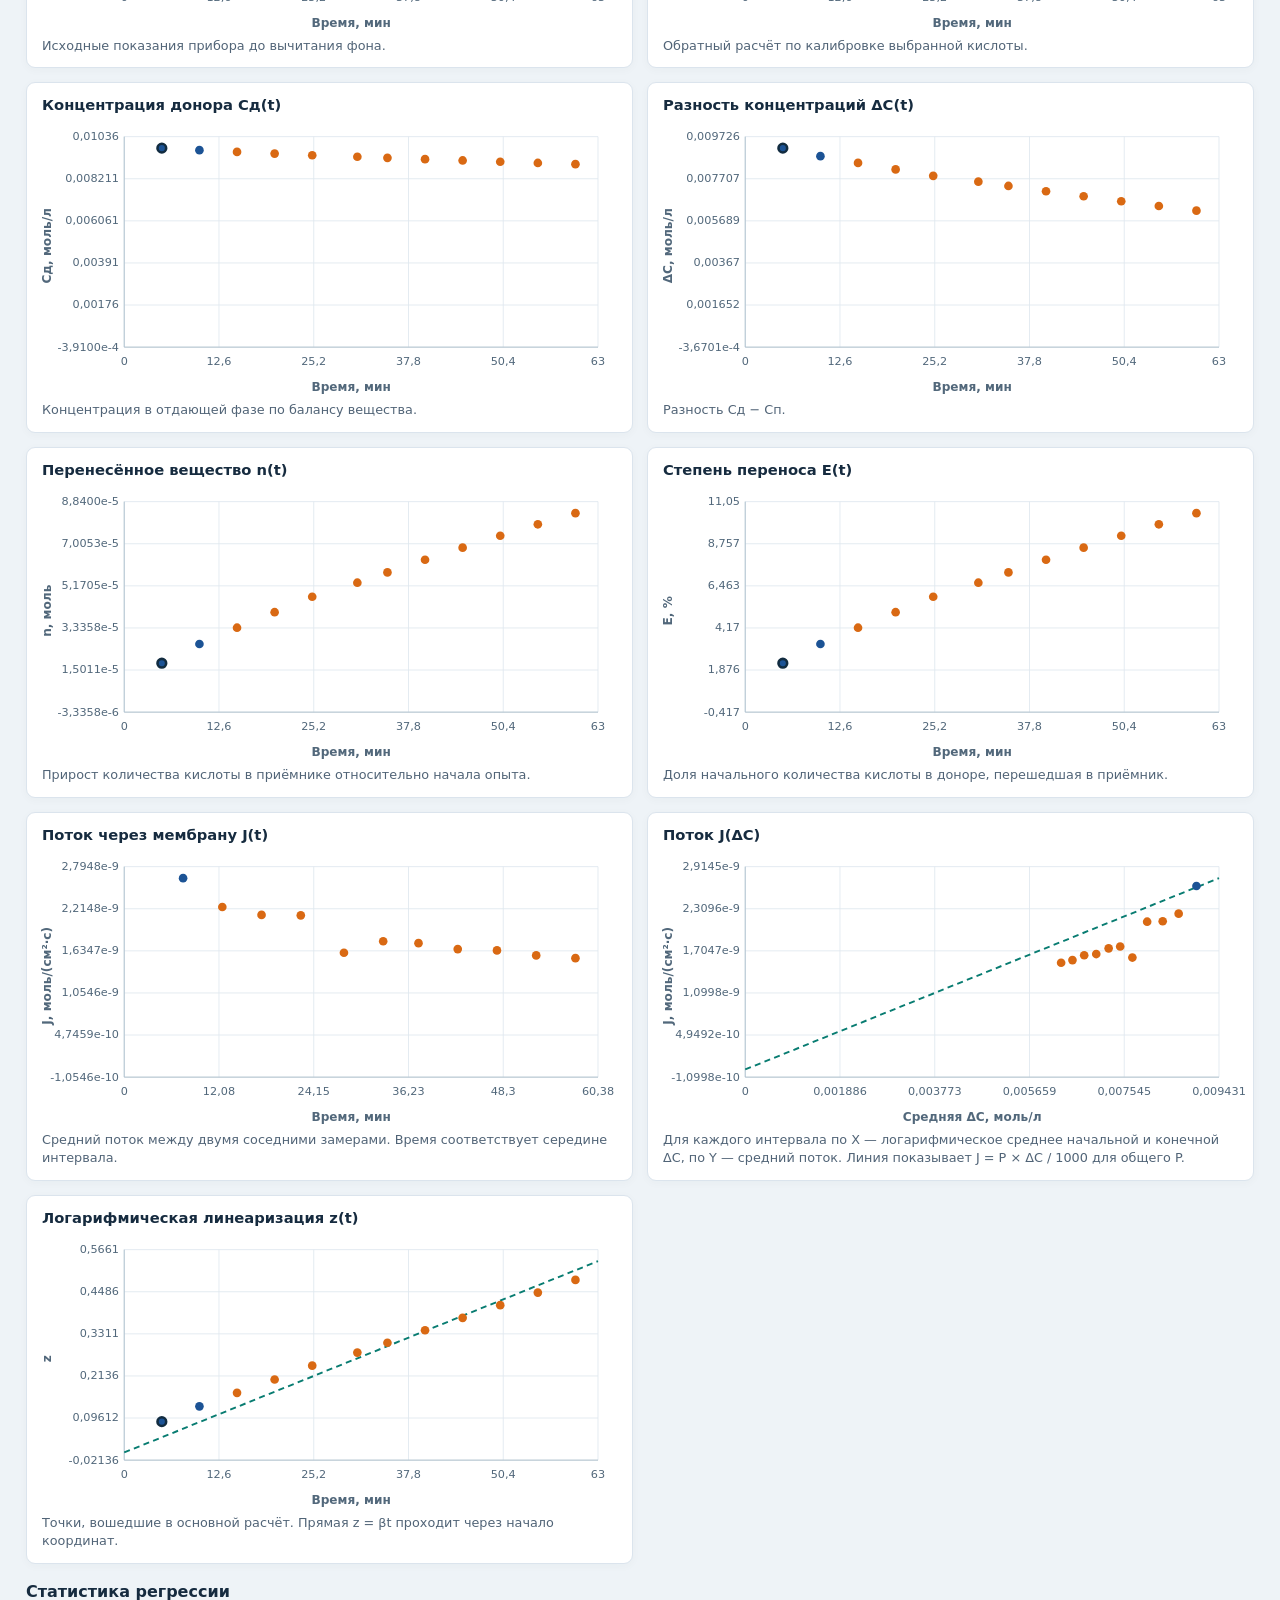
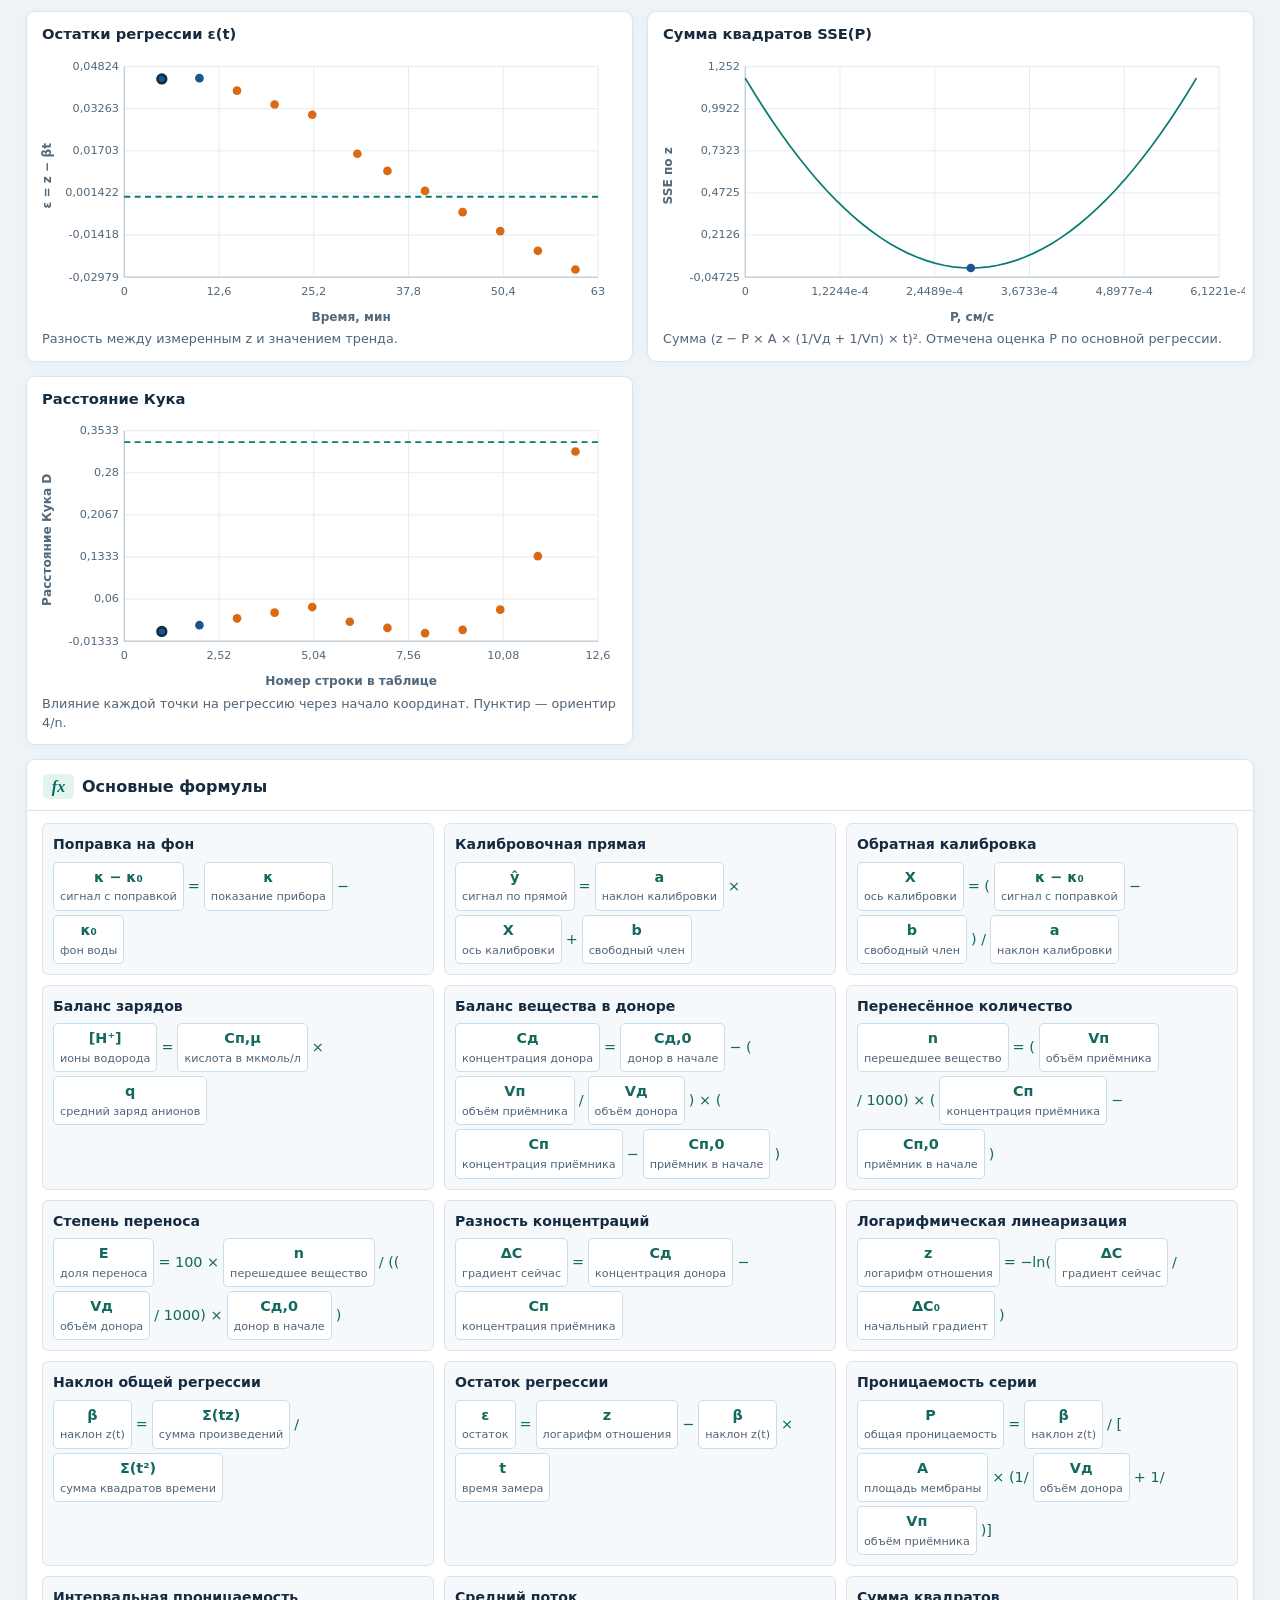
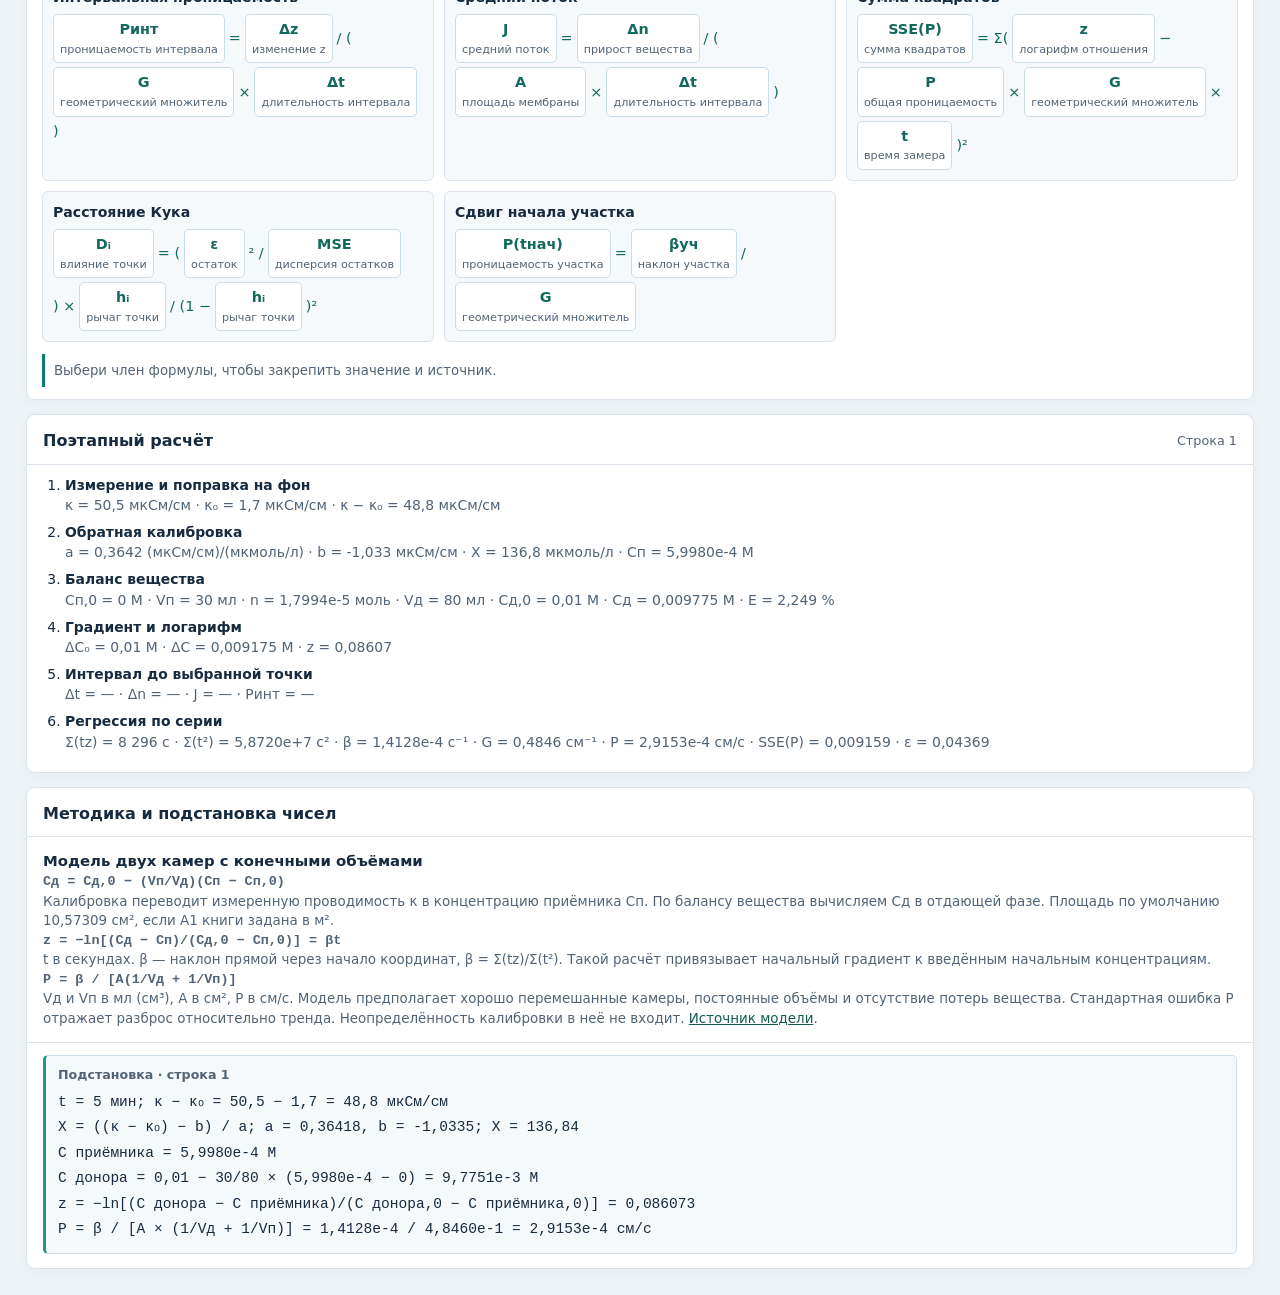
<file: acid-permeability/index.html>
<!doctype html>
<html lang="ru"><head>
<meta charset="utf-8"><meta name="viewport" content="width=device-width,initial-scale=1">
<title>Проницаемость кислот</title><link rel="stylesheet" href="style.css">
<style>
.formula-grid{display:grid;grid-template-columns:repeat(auto-fit,minmax(min(100%,310px),1fr));gap:10px;padding:12px 15px}
.formula-card{background:#f5f9fc;border:1px solid var(--line);border-radius:6px;padding:10px}
.formula-card h3{font-size:.88rem;margin-bottom:7px}
.formula-terms{display:flex;flex-wrap:wrap;align-items:center;gap:4px;color:var(--active);font-size:.9rem}
.formula-term{display:inline-flex;flex-direction:column;align-items:center;gap:2px;padding:4px 6px;border:1px solid #cbdde8;border-radius:5px;background:#fff;color:var(--active);font-weight:700}
.formula-term small{font-size:.7rem;color:var(--muted);font-weight:500}
.formula-term:hover,.formula-term[aria-pressed=true]{background:var(--light);border-color:var(--teal)}
.formula-selection{margin:0 15px 12px;padding:7px 9px;border-left:3px solid var(--teal);font-size:.83rem;color:var(--muted);overflow-wrap:anywhere}
.formula-tooltip{position:fixed;z-index:20;width:max-content;max-width:min(370px,calc(100vw - 16px));padding:8px 10px;border:1px solid var(--line);border-radius:6px;background:var(--paper);box-shadow:0 4px 18px #162b3f29;pointer-events:none;overflow-wrap:anywhere;font-size:.8rem}
.workspace{align-items:start}
.hex-plot-grid{display:grid;grid-template-columns:repeat(2,minmax(0,1fr));gap:14px}
.hex-plot-group{margin-top:16px}.hex-plot-group>h2{font-size:1rem;margin:0 0 8px}
.hex-plot-panel{min-width:0}.hex-plot-panel h3{font-size:.92rem;padding:11px 15px 0}
.hex-plot-panel+.hex-plot-panel{border-top:1px solid var(--line)}
.hex-plot-grid .hex-plot-panel{border-top:1px solid var(--line)}
.hex-plot-panel .plot-wrap{min-height:0;padding:0 8px}
@media(max-width:740px){.hex-plot-grid{grid-template-columns:1fr}}
.calculation-steps{padding:0 18px 10px 38px;margin:10px 0;font-size:.87rem}.calculation-steps li+li{margin-top:7px}.calculation-steps p{overflow-wrap:anywhere;color:var(--muted)}
.top-inner{justify-content:space-between}.top-actions{margin-left:0}.hex-nav{display:flex;gap:8px;flex-wrap:wrap;margin-bottom:12px}
.hex-nav button[aria-pressed=true]{background:var(--active);color:#fff}.hex-toolbar{display:flex;align-items:center;gap:8px;flex-wrap:wrap;margin:0 0 12px}.hex-toolbar select{max-width:100%;padding:5px 8px}.hex-toolbar .sync{margin-left:auto}.parameters{display:grid;grid-template-columns:repeat(auto-fit,minmax(138px,1fr));gap:8px;padding:12px 15px;border-bottom:1px solid var(--line)}.parameters label{display:grid;gap:3px;font-size:.84rem}.parameters input{width:100%;padding:4px 6px;border:1px solid #cbd8e3;border-radius:4px;color:var(--blue)}.hex-sheet{min-width:560px}.hex-sheet td.output{padding:5px 7px}.hex-sheet tr[data-outside=true] td{background:#fff0d6}.hex-sheet tr[data-selected=true] th{box-shadow:inset 3px 0 var(--teal)}.hex-sheet th button{max-width:100%;background:transparent;border:0;color:inherit;font-size:inherit}.hex-sheet td:last-child{white-space:normal;text-align:left}.hex-sheet .output{font-size:.81rem}.hex-sheet caption{text-align:left;padding:8px 15px;color:var(--muted)}.hex-actions{display:flex;gap:8px;flex-wrap:wrap;padding:10px 15px;border-top:1px solid var(--line)}.hex-actions label{display:flex;align-items:center;gap:5px;font-size:.85rem}.hex-stats{padding:10px 15px;display:grid;grid-template-columns:repeat(auto-fit,minmax(125px,1fr));gap:8px}.hex-stats div{padding:7px;background:#f0f5fa;border-radius:5px}.hex-stats dt{color:var(--muted);font-size:.78rem}.hex-stats dd{margin:0;font-variant-numeric:tabular-nums}.hex-foot{margin:0 15px 12px;color:var(--muted);font-size:.8rem}.hex-detail{white-space:pre-line;overflow-wrap:anywhere}.hex-plot-point{cursor:pointer}.hex-plot-point[aria-pressed=true]{stroke:#122c40;stroke-width:3}.hex-method a{color:#115d52}.hex-paste textarea{width:100%;min-height:7rem;resize:vertical;padding:6px}.hex-paste p{font-size:.85rem;color:var(--muted)}.hex-toolbar label{display:flex;align-items:center;gap:6px}
</style></head><body>
<header class="top"><div class="top-inner"><div><h1>Проницаемость кислот</h1><p class="project">Кондуктометрический эксперимент · Кислоты1.xlsx</p></div></div></header>
<main>
<nav class="hex-nav" aria-label="Разделы">
<button class="action" id="calibration-view" type="button" aria-pressed="false">Калибровки кислот</button>
<button class="action" id="permeability-view" type="button" aria-pressed="true">Пересчёт проницаемости</button>
</nav>
<div class="hex-toolbar">
<label>Кислота <select id="acid"></select></label>
<label id="series-control">Серия <select id="series"></select></label>
<button class="action sync" id="sync" type="button">Подтянуть калибровки i‑BuBn</button>
</div>
<p class="hex-foot" id="sync-status" role="status"></p>
<div class="workspace">
<section class="card" aria-labelledby="sheet-title">
<div class="card-head"><h2 id="sheet-title">Измерения</h2><p class="desc" id="provenance"></p></div>
<div class="parameters" id="parameters"></div>
<div class="scroller"><table class="sheet hex-sheet" id="sheet"><thead></thead><tbody></tbody></table></div>
<div class="hex-actions" id="actions">
<button class="action" id="add" type="button">+ Строка</button>
<button class="action" id="paste" type="button">Вставить из Excel</button>
<label><input id="extrapolate" type="checkbox">Учитывать экстраполяцию</label>
</div>
</section>
<section class="card plot-card" aria-labelledby="plot-title">
<div class="card-head plot-header"><h2 id="plot-title">График</h2><span class="metric" id="result"></span></div>
<div id="plot"></div>
<dl class="hex-stats" id="statistics"></dl>
<p class="hex-foot" id="fit-note" role="status"></p>
</section>
</div>
<div id="other-plots"></div>
<section class="card inspector" aria-labelledby="formula-block-title">
<div class="card-head"><h2 id="formula-block-title"><span class="fx" aria-hidden="true">fx</span>Основные формулы</h2></div>
<div class="formula-grid" id="formula-grid"></div>
<p class="formula-selection" id="formula-selection" aria-live="polite">Выбери член формулы, чтобы закрепить значение и источник.</p>
</section>
<section class="card inspector" aria-labelledby="steps-title">
<div class="card-head"><h2 id="steps-title">Поэтапный расчёт</h2><p class="desc" id="step-row"></p></div>
<ol id="calculation-steps" class="calculation-steps"></ol>
</section>
<section class="card inspector hex-method">
<div class="card-head"><h2>Методика и подстановка чисел</h2></div>
<div class="main-formula" id="method"></div>
<div class="numeric"><h3 id="detail-title">Подстановка для точки</h3><p id="detail" class="numeric-line hex-detail" aria-live="polite"></p></div>
</section>
</main>
<dialog class="editor-dialog hex-paste" id="paste-dialog" aria-labelledby="paste-title">
<form id="paste-form"><h2 id="paste-title">Вставить из Excel</h2><label>Время и проводимость<textarea id="paste-text" required placeholder="5&#9;32,5&#10;10&#9;54,6"></textarea></label>
<p>Первый столбец — минуты, второй — мкСм/см. Вставка заменяет строки выбранной серии. Можно включить строку заголовков.</p><p id="paste-error" role="alert"></p>
<div class="dialog-actions"><button type="button" class="action secondary" id="paste-cancel">Отмена</button><button type="submit" class="action">Заменить таблицу</button></div></form></dialog>
<div class="formula-tooltip" id="formula-tooltip" role="tooltip" hidden></div>
<script src="data.js"></script><script src="model.js"></script><script src="formulas.js"></script><script src="plots.js"></script><script src="app.js"></script></body></html>
</file>
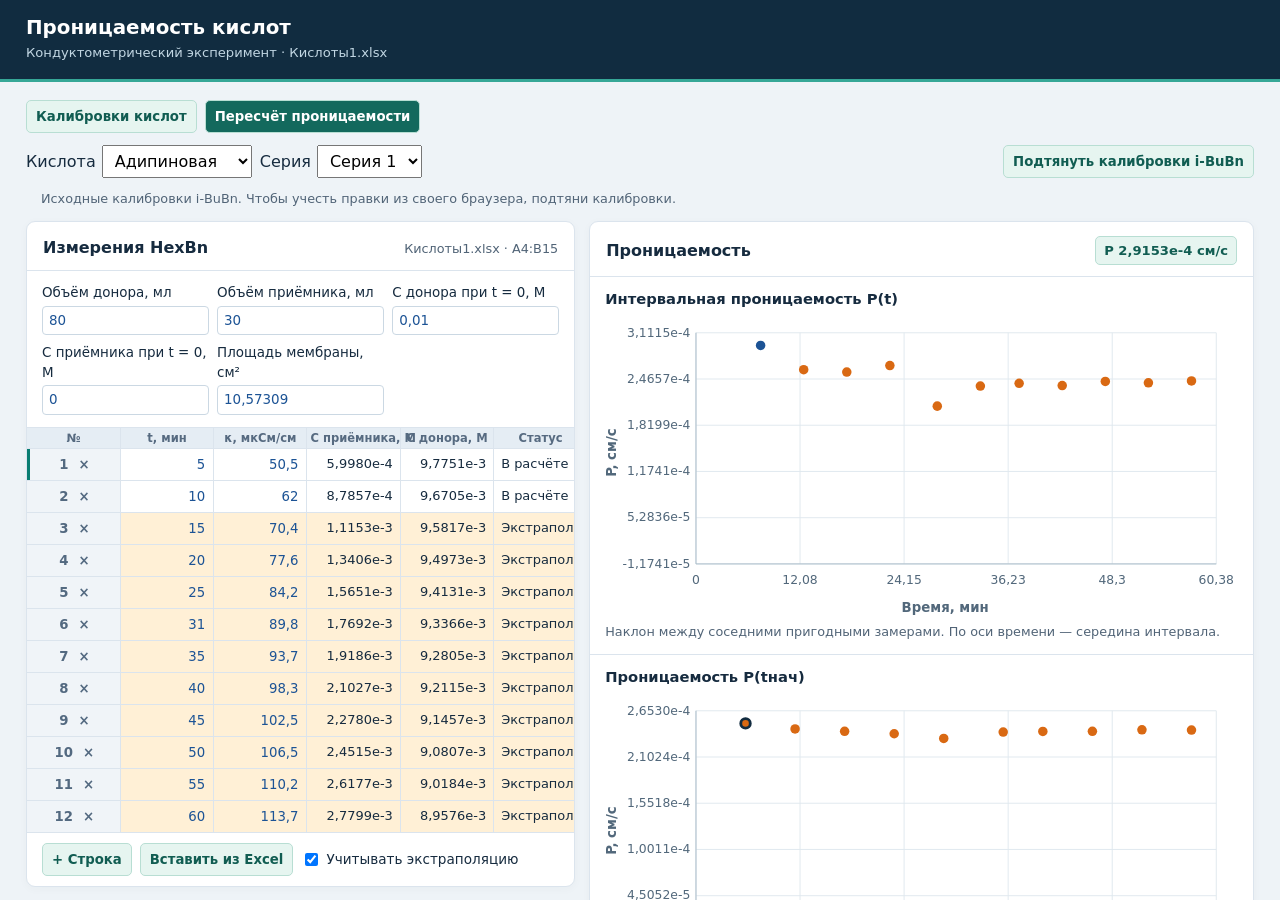
<file: hexbn/index.html>
<!doctype html>
<html lang="ru"><meta charset="utf-8">
<meta http-equiv="refresh" content="0; url=../acid-permeability/">
<link rel="canonical" href="../acid-permeability/">
<title>Проницаемость кислот</title>
<p><a href="../acid-permeability/">Проницаемость кислот</a></p>
</html>
</file>
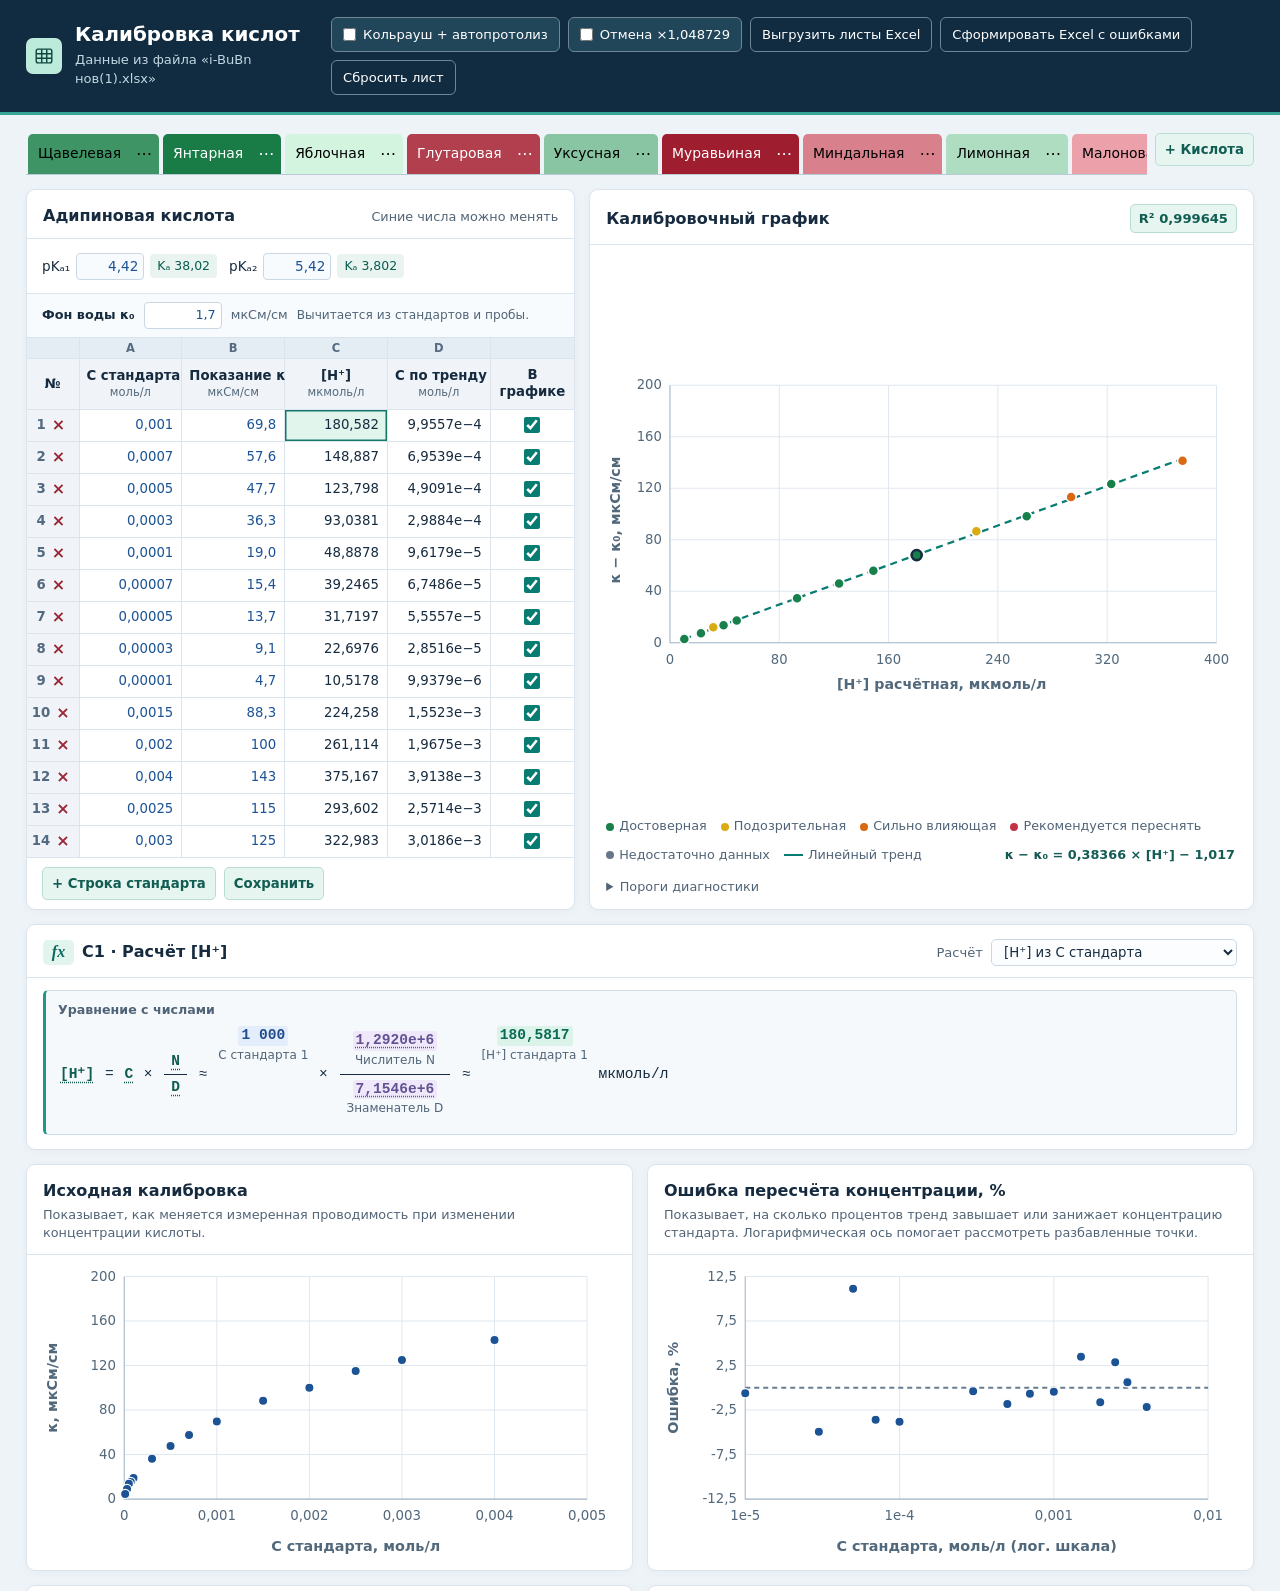
<file: ibu-bn/index.html>
<!doctype html>
<html lang="ru"><meta charset="utf-8">
<meta http-equiv="refresh" content="0; url=../acid-calibration/">
<link rel="canonical" href="../acid-calibration/">
<title>Калибровка кислот</title>
<p><a href="../acid-calibration/">Калибровка кислот</a></p>
</html>
</file>
<file: acid-calibration/calibration.css>
:root{color-scheme:light;--ink:#162b3f;--muted:#516477;--line:#dbe4ed;--paper:#fff;--canvas:#eef3f7;--nav:#112c40;--teal:#087c71;--blue:#1c5395;--light:#e6f5f0;--active:#13695d;font:16px/1.45 system-ui,-apple-system,BlinkMacSystemFont,"Segoe UI",sans-serif}
*{box-sizing:border-box}body{margin:0;background:var(--canvas);color:var(--ink)}button,input,select{font:inherit}button,select{cursor:pointer}button:focus-visible,input:focus-visible,select:focus-visible,svg [tabindex]:focus-visible{outline:2px solid #147b6c;outline-offset:2px}button{color:inherit}h1,h2,h3,p{margin:0}button,input{font-variant-numeric:tabular-nums}
.top{background:var(--nav);color:#fff;border-bottom:3px solid #36a797}.top-inner,main{max-width:1520px;margin:auto}.top-inner{padding:17px 26px;display:flex;align-items:center;gap:13px}.workbook-icon{width:36px;height:36px;flex:0 0 36px;border-radius:7px;background:#bcebdc;color:#10473e;display:grid;place-items:center}.workbook-icon svg{width:22px;height:22px}h1{font-size:1.24rem;font-weight:710;line-height:1.1}.project{color:#c1d6e2;font-size:.82rem;margin-top:4px}.top-inner .reset{margin-left:auto;border:1px solid #6e8796;background:transparent;color:#fff;border-radius:6px;padding:7px 11px;font-size:.82rem;white-space:nowrap}.reset:hover{background:#24495e}
main{padding:18px 26px 26px}.tabs{display:flex;overflow:auto;gap:4px;border-bottom:1px solid #b9cbd6;margin:0 0 14px;scrollbar-width:thin;padding:1px 2px 0}.tab{border:0;border-bottom:3px solid transparent;background:transparent;padding:9px 10px 8px;white-space:nowrap;font-size:.87rem;color:var(--muted);font-weight:530}.tab:hover{background:#e2ebf2}.tab[aria-selected=true]{background:var(--paper);border-color:var(--teal);color:var(--active);font-weight:710;border-radius:5px 5px 0 0}
.workspace{display:grid;grid-template-columns:minmax(380px,.95fr) minmax(420px,1.15fr);gap:14px;align-items:stretch}.card{background:var(--paper);border:1px solid var(--line);border-radius:9px;min-width:0;box-shadow:0 2px 10px #18354908}.card-head{padding:14px 16px 11px;border-bottom:1px solid var(--line);display:flex;gap:12px;align-items:baseline;justify-content:space-between}.card-head h2{font-size:1rem}.card-head .desc{font-size:.8rem;color:var(--muted)}
.constants{padding:10px 15px;min-height:55px;display:flex;gap:8px 12px;align-items:center;flex-wrap:wrap;border-bottom:1px solid var(--line);font-size:.85rem}.constant{display:inline-flex;gap:6px;align-items:center}.constant input{width:68px;padding:3px 5px;background:#f7fbfe;border:1px solid #cbd8e3;border-radius:4px;color:var(--blue);text-align:right}.constant button{border:0;background:#e9f4f1;padding:3px 7px;border-radius:4px;color:#095d51;font-size:.78rem}
.scroller{overflow-x:auto}.sheet{width:100%;border-collapse:collapse;table-layout:fixed;font-size:.83rem;font-variant-numeric:tabular-nums}.sheet th,.sheet td{border-bottom:1px solid var(--line);border-right:1px solid var(--line);padding:0;text-align:right;white-space:nowrap}.sheet th:last-child,.sheet td:last-child{border-right:0}.sheet tr:last-child td,.sheet tr:last-child th[scope=row]{border-bottom:0}.sheet thead th{padding:8px 7px;text-align:center;line-height:1.25;background:#f0f4f8;font-weight:660}.sheet thead tr:first-child th{font-size:.72rem;padding:3px;color:#566a80;background:#e5edf4}.sheet th[scope=row]{text-align:center;background:#f0f4f8;color:#536980;font-weight:550}.sheet .unit{display:block;color:#546a7d;font-size:.72rem;font-weight:500}.sheet input,.sheet .value{width:100%;margin:0;min-height:31px;padding:5px 8px;background:transparent;border:0;border-radius:0;text-align:right;font-size:inherit}.sheet input{color:var(--blue)}.sheet .value:hover,.sheet input:hover{background:#eaf5fc}.sheet .selected,.constant .selected{background:#e1f5ed!important;box-shadow:inset 0 0 0 1.5px #14796c}.sheet .value.unavailable{color:var(--muted)}[aria-invalid=true]{background:#fff1ef!important;color:#9a3527!important}
.plot-card{display:flex;flex-direction:column}.plot-header{align-items:center}.metric{border:1px solid #b8ded3;border-radius:5px;background:var(--light);color:#115d52;padding:4px 8px;font-size:.82rem;font-weight:680}.plot-wrap{flex:1;display:flex;align-items:center;justify-content:center;padding:8px 12px 0;min-height:260px}.plot{display:block;width:100%;height:auto;max-height:411px}.plot text{fill:#52687b;font:13px system-ui,sans-serif}.plot .axis-label{font-size:14px;font-weight:560}.plot .grid{stroke:#e0e8ef}.plot .axis{stroke:#a9bbc9}.plot .trend{stroke:var(--teal);stroke-width:2.2;stroke-dasharray:7 5}.plot .point{fill:var(--blue);stroke:#fff;stroke-width:1.6;cursor:pointer}.plot .point.active{fill:var(--teal);stroke:#bcead9;stroke-width:3.8}.plot .point:hover{r:7}.legend{display:flex;gap:8px 14px;flex-wrap:wrap;padding:8px 16px 12px;font-size:.8rem;color:var(--muted);align-items:center}.legend span{white-space:nowrap}.legend button{margin-left:auto;background:transparent;border:0;border-radius:4px;color:#145c54;padding:2px;font:inherit;font-weight:650}.legend i{display:inline-block;vertical-align:middle;margin-right:5px;width:8px;height:8px;border-radius:50%;background:var(--blue)}.legend i.line{height:2px;width:19px;background:var(--teal);border-radius:0}.plot-empty{color:var(--muted);padding:18px;text-align:center}
.inspector{margin-top:14px}.inspector .card-head{align-items:center;flex-wrap:wrap}.fx{display:inline-flex;justify-content:center;align-items:center;color:#0b695d;background:#e1f4ed;border-radius:5px;font:italic bold 1rem Georgia,serif;width:31px;height:25px;margin-right:8px}.controls{display:flex;align-items:center;gap:8px;flex-wrap:wrap}.controls label{font-size:.82rem;color:var(--muted)}.controls select,.controls input{max-width:100%;padding:4px 8px;border:1px solid #cbd8e3;border-radius:5px;background:#fbfdfe;color:var(--ink);font-size:.83rem}.body{padding:11px 16px 14px;display:grid;grid-template-columns:minmax(0,.9fr) minmax(0,1.3fr);gap:13px 22px}.formula-label{font-size:.76rem;color:var(--muted);margin-bottom:3px}.equation,.substitution{font-family:ui-monospace,SFMono-Regular,Consolas,monospace;font-variant-numeric:tabular-nums;font-size:.86rem;overflow-wrap:anywhere}.substitution{white-space:pre-line}.equation{color:#0d6858;font-weight:650}.detail{font-size:.81rem;color:var(--muted);margin-top:5px}.notice{font-size:.79rem;color:#79591c;margin:8px 2px 0}.sr{position:absolute;width:1px;height:1px;clip-path:inset(50%);overflow:hidden;white-space:nowrap}
@media(max-width:950px){.workspace{grid-template-columns:1fr}.plot{max-height:345px}.plot-wrap{min-height:220px}.body{grid-template-columns:1fr}}@media(max-width:540px){main,.top-inner{padding-left:11px;padding-right:11px}.top-inner .reset{font-size:.72rem;padding:6px}.card-head{padding:10px 11px}.sheet{min-width:470px}.tab{padding-inline:8px}.controls{width:100%}.controls select{width:100%}}

.provenance{padding:8px 15px;font-size:.79rem;border-bottom:1px solid var(--line);color:var(--muted)}.provenance a{color:#096053;text-underline-offset:2px}.provenance small{display:block;color:var(--muted);font-size:.76rem;margin-top:2px}
.blankbar{display:flex;flex-wrap:wrap;align-items:center;gap:5px 9px;padding:8px 15px;border-bottom:1px solid var(--line);background:#f8fbfd;color:var(--muted);font-size:.8rem}.blankbar label{font-weight:650;color:var(--ink)}.blankbar input{width:78px;padding:3px 5px;border:1px solid #cbd8e3;border-radius:4px;text-align:right;color:var(--blue)}.blankbar small{font-size:.76rem}
.numeric{margin:0 16px 14px;padding:10px 12px;border:1px solid #cedeeb;border-left:3px solid #229687;background:#f5f9fc;border-radius:5px}.numeric h3{font-size:.79rem;color:var(--muted);margin:0 0 5px;font-weight:650}.numeric-line{font:500 .91rem/1.75 ui-monospace,SFMono-Regular,Consolas,monospace;overflow-wrap:anywhere}.numeric-line+.numeric-line{margin-top:4px}.num-token{display:inline-block;padding:0 3px;margin:0 1px;border-radius:3px;font-weight:670;color:#214d8d;background:#e4edfb;white-space:nowrap}.num-token[data-tint="k"]{color:#635293;background:#eee8fa}.num-token[data-tint="signal"]{color:#8a4d14;background:#fff0db}.num-token[data-tint="result"]{color:#096a56;background:#dbf3e9}.num-token[data-tint="fit"]{color:#0e6272;background:#dff2f7}.num-token[tabindex]{cursor:help}.num-token[tabindex]:hover,.num-token:focus-visible{outline:2px solid #118172;outline-offset:1px}.source-highlight{background:#fff1af!important;color:#603a00!important;box-shadow:inset 0 0 0 2px #d6a345!important;border-radius:3px}.source-highlight.point{stroke:#d6a345;stroke-width:4px}

.reference{margin-top:14px}.reference .provenance{border-top:1px solid var(--line);border-bottom:0;padding:11px 16px 13px}.explanations{padding:14px 16px}.explanations h3{font-size:.88rem;margin-bottom:4px}.explanations p{color:var(--muted);font-size:.84rem}.explanations p+p{margin-top:5px}
.formula-back{border:1px solid #b8ded3;border-radius:5px;background:var(--light);color:#115d52;padding:4px 8px;font-size:.8rem;font-weight:650}.num-token[data-drill]{cursor:pointer;text-decoration:underline dotted;text-underline-offset:3px}.source-highlight{position:relative;z-index:1}.num-token[data-action]{cursor:pointer}.formula-back[hidden]{display:none}
.main-formula{padding:14px 16px;border-bottom:1px solid var(--line)}.main-formula h3{font-size:.93rem}.main-formula p{font-size:.84rem;color:var(--muted)}.main-equation{margin:8px 0;overflow-x:auto;padding:8px 6px;background:#f4f9fc;border-radius:5px;color:var(--active);font-size:clamp(.94rem,2.7vw,1.25rem)}.main-equation math{margin:0}
#slope-value,#intercept-value{display:inline-block}
.fraction-part{cursor:pointer}.fraction-part[data-highlight="true"]{background:#e0ecfa;color:#1d4b87}.fraction-part[data-symbol="d"][data-highlight="true"]{background:#e9dff5;color:#65418b}.fraction-controls{display:flex;flex-wrap:wrap;gap:6px;margin:7px 0}.fraction-button{padding:4px 8px;border:1px solid #bcd0e7;border-radius:5px;color:#1d4b87;background:#f0f6fc;font-size:.81rem}.fraction-button#explain-d{border-color:#d7c8e9;color:#65418b;background:#f8f3fb}.fraction-button[data-highlight="true"]{background:#e0ecfa;border-color:#5388c4}.fraction-button#explain-d[data-highlight="true"]{background:#e9dff5;border-color:#9875b9}.fraction-explanation{margin:4px 0 8px}
.numeric{margin-top:12px}.symbol-button{display:inline;padding:0 2px;border:0;background:transparent;color:#115c51;font:inherit;font-weight:690;text-decoration:underline dotted;text-underline-offset:4px}.symbol-button:hover,.symbol-button[aria-pressed="true"]{background:#d9f0e8;border-radius:3px}.symbol-help,.numeric-note{color:var(--muted);font-size:.82rem;margin-top:7px}.symbol-help{border-left:2px solid #78aeaa;padding-left:8px}

.number-with-label{display:inline-flex;flex-direction:column;align-items:center;vertical-align:top;line-height:1.35;margin:2px 2px 3px;max-width:100%}.number-with-label .num-token{margin:0}.number-label{display:block;color:var(--muted);font:500 .75rem/1.25 system-ui,sans-serif;text-align:center;max-width:9rem;white-space:normal;margin-top:2px}.num-token[data-tint="fixed"]{color:#495a6a;background:#e9eff3}.factor-breakdown{margin-top:8px;padding:8px 10px;background:#f2eefa;border:1px solid #e3d9f2;border-radius:5px}.physics{padding:8px 15px;border-bottom:1px solid var(--line);font-size:.8rem}.physics-options{display:flex;gap:6px 16px;flex-wrap:wrap}.physics-options label{display:flex;align-items:center;gap:5px;font-weight:650}.physics-options input{accent-color:var(--teal)}.ion-editor{margin-top:5px;color:var(--muted)}.ion-editor summary{cursor:pointer;color:#106759}.ion-fields{display:flex;gap:6px 10px;flex-wrap:wrap;margin-top:6px}.ion-fields label{display:flex;align-items:center;gap:4px}.ion-fields input{width:69px;padding:2px 4px;border:1px solid #cbd8e3;border-radius:4px;text-align:right;color:var(--blue)}.ion-fields a,.physics-refs a{color:#106759}.physics-refs{margin-top:4px;font-size:.75rem}.model-status{margin-top:3px;color:var(--muted)}.sheet [hidden]{display:none}.factor-breakdown h4{margin:0 0 4px;color:#5b4384;font-size:.81rem}.factor-breakdown .numeric-line{margin:0}
[hidden]{display:none!important}.main-formula h4{font-size:.85rem;margin:12px 0 0}.main-mode{margin-top:7px;font-weight:620}
.top-actions{display:flex;align-items:center;flex-wrap:wrap;gap:8px;margin-left:auto}.top-actions .reset{margin-left:0}.model-toggle{display:inline-flex;align-items:center;gap:7px;cursor:pointer;border:1px solid #6e8796;background:#21465a;color:#fff;border-radius:6px;padding:7px 11px;font-size:.82rem}.model-toggle:has(input:checked){background:#bcebdc;border-color:#bcebdc;color:#10473e}.model-toggle:focus-within{outline-color:#bcebdc}
.model-toggle input{margin:0;accent-color:#087c71}.model-toggle:focus-within{outline:2px solid #bcebdc;outline-offset:2px}
@media(max-width:620px){.top-inner{flex-wrap:wrap}.top-actions{margin-left:49px}}
.acid-nav{display:flex;align-items:flex-start;gap:8px;margin-bottom:14px}
.acid-nav .tabs{flex:1;min-width:0;margin:0}
.acid-tab{display:flex;flex:none;align-items:stretch}
.acid-tab .tab{border-radius:5px 0 0 0;padding-right:8px}
.acid-tab.custom-color .tab,.acid-tab.custom-color .tab-menu{background:var(--tab-color);color:var(--tab-ink)}
.acid-tab.custom-color .tab[aria-selected=true]{border-color:var(--tab-ink)}
.acid-tab.custom-color .tab:hover,.acid-tab.custom-color .tab-menu:hover{box-shadow:inset 0 0 0 2px var(--tab-ink)}
.tab-menu{border:0;border-radius:0 5px 0 0;background:transparent;padding:0 7px;min-width:27px;color:var(--muted);line-height:1}
.tab-menu:hover{background:#e2ebf2;color:var(--ink)}
.tab:focus-visible,.tab-menu:focus-visible{outline-offset:-2px}
.action{border:1px solid #b8ded3;border-radius:5px;background:var(--light);color:#115d52;padding:6px 9px;font-size:.83rem;font-weight:650;white-space:nowrap}
.action:hover{background:#d5eee6}
.sheet-actions{padding:9px 15px;border-top:1px solid var(--line)}
.editor-dialog{width:min(360px,calc(100% - 24px));padding:18px;border:1px solid var(--line);border-radius:9px;color:var(--ink);box-shadow:0 12px 36px #162b3f40}
.editor-dialog::backdrop{background:#112c4059}
.editor-dialog form{display:grid;gap:12px}
.editor-dialog h2{font-size:1.05rem;overflow-wrap:anywhere}
.editor-dialog label{display:grid;gap:4px;font-size:.87rem}
.editor-dialog input,.editor-dialog select{width:100%;min-width:0;padding:5px 8px;border:1px solid #cbd8e3;border-radius:4px;background:#fff;color:var(--ink)}
.editor-dialog input[type=color]{width:64px;height:38px;padding:3px;cursor:pointer}
.dialog-actions{display:flex;justify-content:flex-end;flex-wrap:wrap;gap:6px}
.dialog-actions .secondary{background:#fff;border-color:#cbd8e3;color:var(--ink)}
.point-tooltip{position:fixed;z-index:10;width:max-content;max-width:calc(100vw - 16px);pointer-events:none;padding:9px 11px;border:1px solid #b9cbd6;border-radius:6px;background:var(--paper);color:var(--ink);box-shadow:0 4px 18px #162b3f29;font-size:.78rem}
.point-tooltip strong{font-size:.85rem}
.point-tooltip dl{display:grid;grid-template-columns:auto 1fr;gap:2px 10px;margin:5px 0 0}
.point-tooltip dt{color:var(--muted)}
.point-tooltip dd{margin:0;text-align:right;font-variant-numeric:tabular-nums}
[data-quality=ok]{--quality:#17804b}
[data-quality=warning]{--quality:#dbab13}
[data-quality=influence]{--quality:#d96913}
[data-quality=repeat]{--quality:#c63142}
[data-quality=unknown]{--quality:#677789}
.plot .point[data-quality]{fill:var(--quality)}
.plot .point.active[data-quality]{stroke:#162b3f;stroke-width:2.5}
.legend [data-quality] i{background:var(--quality)}
.diagnostic-rules{padding:0 16px 12px;color:var(--muted);font-size:.8rem}
.diagnostic-rules summary{cursor:pointer}
.diagnostic-rules p{margin-top:4px}
.editor-dialog .danger,.remove-row{color:#9c2637}
.editor-dialog .danger{justify-self:start;background:#fff3f4;border-color:#e7bcc2}
.row-number{display:flex;align-items:center;justify-content:center;gap:2px}
.remove-row{border:0;background:transparent;border-radius:3px;padding:1px 4px;font-size:1rem;line-height:1.2}
.sheet .chart-use{text-align:center;vertical-align:middle}
.sheet .chart-use input[type=checkbox]{display:block;width:1rem;height:1rem;min-height:0;margin:0 auto;padding:0;accent-color:var(--teal);cursor:pointer}
.sheet .chart-use-head{white-space:normal}
.remove-row:hover{background:#ffe3e6}

.numeric-fraction{display:inline-grid;grid-template-rows:auto auto;vertical-align:middle;text-align:center;margin:2px 3px;line-height:1.3;max-width:100%}
.numeric-fraction>span{display:flex;align-items:center;justify-content:center;padding:3px 5px;flex-wrap:wrap;column-gap:4px}
.numeric-fraction>span:first-child{border-bottom:1px solid currentColor}
.additional-charts{display:grid;grid-template-columns:repeat(2,minmax(0,1fr));gap:14px;margin-top:14px}
.additional-charts .card-head{display:block}
.additional-charts .desc{margin-top:3px}
.additional-charts .plot-wrap{min-height:0;padding:5px 10px 8px}
.additional-charts .plot{max-height:none}
.additional-charts .chart-wide{grid-column:1/-1}
.chart-wide .plot{max-height:420px}
.chart-curve,.chart-reference{fill:none;stroke-width:2;vector-effect:non-scaling-stroke}
.chart-reference{stroke:#667c90;stroke-dasharray:5 4}
.chart-dot{stroke:#fff;stroke-width:1.2;cursor:pointer}
.chart-dot:hover,.chart-dot:focus-visible,.chart-dot[aria-describedby]{r:6;stroke:#162b3f;stroke-width:1.7}
.chart-dot[data-comparison]{opacity:.68}
.chart-dot[data-comparison]:is(:hover,:focus-visible,[aria-describedby]){opacity:1}
.chart-series{list-style:none;display:flex;flex-wrap:wrap;gap:6px 15px;margin:0;padding:0 16px 13px;color:var(--muted);font-size:.84rem}
.chart-series li{display:inline-flex;align-items:center;gap:5px}
.chart-series li::before{content:"";width:16px;border-top:2px solid var(--series-color)}
@media(max-width:760px){.additional-charts{grid-template-columns:1fr}.additional-charts .plot-wrap{padding-inline:4px}}
.sheet-actions{display:flex;align-items:center;flex-wrap:wrap;gap:8px}
.export-dialog{width:min(580px,calc(100% - 24px))}
.export-dialog fieldset{margin:0;padding:8px 10px;border:1px solid var(--line);border-radius:5px}
.export-dialog legend{padding:0 4px;font-size:.87rem;font-weight:680}
.export-choices{display:grid;grid-template-columns:repeat(auto-fit,minmax(min(100%,215px),1fr));gap:5px 10px}
.export-dialog label{display:flex;align-items:center;gap:6px}
.export-dialog input[type=checkbox]{width:auto;margin:0;accent-color:var(--teal)}
.export-choices [data-quality]::before{content:"";width:9px;height:9px;background:var(--quality);border-radius:50%;flex:none}
.export-selection{display:flex;gap:6px;flex-wrap:wrap;margin-bottom:8px}
</file>
<file: acid-permeability/style.css>
:root{color-scheme:light;--ink:#162b3f;--muted:#516477;--line:#dbe4ed;--paper:#fff;--canvas:#eef3f7;--nav:#112c40;--teal:#087c71;--blue:#1c5395;--light:#e6f5f0;--active:#13695d;font:16px/1.45 system-ui,-apple-system,BlinkMacSystemFont,"Segoe UI",sans-serif}
*{box-sizing:border-box}body{margin:0;background:var(--canvas);color:var(--ink)}button,input,select{font:inherit}button,select{cursor:pointer}button:focus-visible,input:focus-visible,select:focus-visible,svg [tabindex]:focus-visible{outline:2px solid #147b6c;outline-offset:2px}button{color:inherit}h1,h2,h3,p{margin:0}button,input{font-variant-numeric:tabular-nums}
.top{background:var(--nav);color:#fff;border-bottom:3px solid #36a797}.top-inner,main{max-width:1520px;margin:auto}.top-inner{padding:17px 26px;display:flex;align-items:center;gap:13px}.workbook-icon{width:36px;height:36px;flex:0 0 36px;border-radius:7px;background:#bcebdc;color:#10473e;display:grid;place-items:center}.workbook-icon svg{width:22px;height:22px}h1{font-size:1.24rem;font-weight:710;line-height:1.1}.project{color:#c1d6e2;font-size:.82rem;margin-top:4px}.top-inner .reset{margin-left:auto;border:1px solid #6e8796;background:transparent;color:#fff;border-radius:6px;padding:7px 11px;font-size:.82rem;white-space:nowrap}.reset:hover{background:#24495e}
main{padding:18px 26px 26px}.tabs{display:flex;overflow:auto;gap:4px;border-bottom:1px solid #b9cbd6;margin:0 0 14px;scrollbar-width:thin;padding:1px 2px 0}.tab{border:0;border-bottom:3px solid transparent;background:transparent;padding:9px 10px 8px;white-space:nowrap;font-size:.87rem;color:var(--muted);font-weight:530}.tab:hover{background:#e2ebf2}.tab[aria-selected=true]{background:var(--paper);border-color:var(--teal);color:var(--active);font-weight:710;border-radius:5px 5px 0 0}
.workspace{display:grid;grid-template-columns:minmax(380px,.95fr) minmax(420px,1.15fr);gap:14px;align-items:stretch}.card{background:var(--paper);border:1px solid var(--line);border-radius:9px;min-width:0;box-shadow:0 2px 10px #18354908}.card-head{padding:14px 16px 11px;border-bottom:1px solid var(--line);display:flex;gap:12px;align-items:baseline;justify-content:space-between}.card-head h2{font-size:1rem}.card-head .desc{font-size:.8rem;color:var(--muted)}
.constants{padding:10px 15px;min-height:55px;display:flex;gap:8px 12px;align-items:center;flex-wrap:wrap;border-bottom:1px solid var(--line);font-size:.85rem}.constant{display:inline-flex;gap:6px;align-items:center}.constant input{width:68px;padding:3px 5px;background:#f7fbfe;border:1px solid #cbd8e3;border-radius:4px;color:var(--blue);text-align:right}.constant button{border:0;background:#e9f4f1;padding:3px 7px;border-radius:4px;color:#095d51;font-size:.78rem}
.scroller{overflow-x:auto}.sheet{width:100%;border-collapse:collapse;table-layout:fixed;font-size:.83rem;font-variant-numeric:tabular-nums}.sheet th,.sheet td{border-bottom:1px solid var(--line);border-right:1px solid var(--line);padding:0;text-align:right;white-space:nowrap}.sheet th:last-child,.sheet td:last-child{border-right:0}.sheet tr:last-child td,.sheet tr:last-child th[scope=row]{border-bottom:0}.sheet thead th{padding:8px 7px;text-align:center;line-height:1.25;background:#f0f4f8;font-weight:660}.sheet thead tr:first-child th{font-size:.72rem;padding:3px;color:#566a80;background:#e5edf4}.sheet th[scope=row]{text-align:center;background:#f0f4f8;color:#536980;font-weight:550}.sheet .unit{display:block;color:#546a7d;font-size:.72rem;font-weight:500}.sheet input,.sheet .value{width:100%;margin:0;min-height:31px;padding:5px 8px;background:transparent;border:0;border-radius:0;text-align:right;font-size:inherit}.sheet input{color:var(--blue)}.sheet .value:hover,.sheet input:hover{background:#eaf5fc}.sheet .selected,.constant .selected{background:#e1f5ed!important;box-shadow:inset 0 0 0 1.5px #14796c}.sheet .value.unavailable{color:var(--muted)}[aria-invalid=true]{background:#fff1ef!important;color:#9a3527!important}
.plot-card{display:flex;flex-direction:column}.plot-header{align-items:center}.metric{border:1px solid #b8ded3;border-radius:5px;background:var(--light);color:#115d52;padding:4px 8px;font-size:.82rem;font-weight:680}.plot-wrap{flex:1;display:flex;align-items:center;justify-content:center;padding:8px 12px 0;min-height:260px}.plot{display:block;width:100%;height:auto;max-height:411px}.plot text{fill:#52687b;font:13px system-ui,sans-serif}.plot .axis-label{font-size:14px;font-weight:560}.plot .grid{stroke:#e0e8ef}.plot .axis{stroke:#a9bbc9}.plot .trend{stroke:var(--teal);stroke-width:2.2;stroke-dasharray:7 5}.plot .point{fill:var(--blue);stroke:#fff;stroke-width:1.6;cursor:pointer}.plot .point.active{fill:var(--teal);stroke:#bcead9;stroke-width:3.8}.plot .point:hover{r:7}.legend{display:flex;gap:8px 14px;flex-wrap:wrap;padding:8px 16px 12px;font-size:.8rem;color:var(--muted);align-items:center}.legend span{white-space:nowrap}.legend button{margin-left:auto;background:transparent;border:0;border-radius:4px;color:#145c54;padding:2px;font:inherit;font-weight:650}.legend i{display:inline-block;vertical-align:middle;margin-right:5px;width:8px;height:8px;border-radius:50%;background:var(--blue)}.legend i.line{height:2px;width:19px;background:var(--teal);border-radius:0}.plot-empty{color:var(--muted);padding:18px;text-align:center}
.inspector{margin-top:14px}.inspector .card-head{align-items:center;flex-wrap:wrap}.fx{display:inline-flex;justify-content:center;align-items:center;color:#0b695d;background:#e1f4ed;border-radius:5px;font:italic bold 1rem Georgia,serif;width:31px;height:25px;margin-right:8px}.controls{display:flex;align-items:center;gap:8px;flex-wrap:wrap}.controls label{font-size:.82rem;color:var(--muted)}.controls select,.controls input{max-width:100%;padding:4px 8px;border:1px solid #cbd8e3;border-radius:5px;background:#fbfdfe;color:var(--ink);font-size:.83rem}.body{padding:11px 16px 14px;display:grid;grid-template-columns:minmax(0,.9fr) minmax(0,1.3fr);gap:13px 22px}.formula-label{font-size:.76rem;color:var(--muted);margin-bottom:3px}.equation,.substitution{font-family:ui-monospace,SFMono-Regular,Consolas,monospace;font-variant-numeric:tabular-nums;font-size:.86rem;overflow-wrap:anywhere}.substitution{white-space:pre-line}.equation{color:#0d6858;font-weight:650}.detail{font-size:.81rem;color:var(--muted);margin-top:5px}.notice{font-size:.79rem;color:#79591c;margin:8px 2px 0}.sr{position:absolute;width:1px;height:1px;clip-path:inset(50%);overflow:hidden;white-space:nowrap}
@media(max-width:950px){.workspace{grid-template-columns:1fr}.plot{max-height:345px}.plot-wrap{min-height:220px}.body{grid-template-columns:1fr}}@media(max-width:540px){main,.top-inner{padding-left:11px;padding-right:11px}.top-inner .reset{font-size:.72rem;padding:6px}.card-head{padding:10px 11px}.sheet{min-width:470px}.tab{padding-inline:8px}.controls{width:100%}.controls select{width:100%}}

.provenance{padding:8px 15px;font-size:.79rem;border-bottom:1px solid var(--line);color:var(--muted)}.provenance a{color:#096053;text-underline-offset:2px}.provenance small{display:block;color:var(--muted);font-size:.76rem;margin-top:2px}
.blankbar{display:flex;flex-wrap:wrap;align-items:center;gap:5px 9px;padding:8px 15px;border-bottom:1px solid var(--line);background:#f8fbfd;color:var(--muted);font-size:.8rem}.blankbar label{font-weight:650;color:var(--ink)}.blankbar input{width:78px;padding:3px 5px;border:1px solid #cbd8e3;border-radius:4px;text-align:right;color:var(--blue)}.blankbar small{font-size:.76rem}
.numeric{margin:0 16px 14px;padding:10px 12px;border:1px solid #cedeeb;border-left:3px solid #229687;background:#f5f9fc;border-radius:5px}.numeric h3{font-size:.79rem;color:var(--muted);margin:0 0 5px;font-weight:650}.numeric-line{font:500 .91rem/1.75 ui-monospace,SFMono-Regular,Consolas,monospace;overflow-wrap:anywhere}.numeric-line+.numeric-line{margin-top:4px}.num-token{display:inline-block;padding:0 3px;margin:0 1px;border-radius:3px;font-weight:670;color:#214d8d;background:#e4edfb;white-space:nowrap}.num-token[data-tint="k"]{color:#635293;background:#eee8fa}.num-token[data-tint="signal"]{color:#8a4d14;background:#fff0db}.num-token[data-tint="result"]{color:#096a56;background:#dbf3e9}.num-token[data-tint="fit"]{color:#0e6272;background:#dff2f7}.num-token[tabindex]{cursor:help}.num-token[tabindex]:hover,.num-token:focus-visible{outline:2px solid #118172;outline-offset:1px}.source-highlight{background:#fff1af!important;color:#603a00!important;box-shadow:inset 0 0 0 2px #d6a345!important;border-radius:3px}.source-highlight.point{stroke:#d6a345;stroke-width:4px}

.reference{margin-top:14px}.reference .provenance{border-top:1px solid var(--line);border-bottom:0;padding:11px 16px 13px}.explanations{display:grid;grid-template-columns:1fr 1fr;gap:16px 24px;padding:14px 16px}.explanations h3{font-size:.88rem;margin-bottom:4px}.explanations p{color:var(--muted);font-size:.84rem}.explanations p+p{margin-top:5px}
.formula-back{border:1px solid #b8ded3;border-radius:5px;background:var(--light);color:#115d52;padding:4px 8px;font-size:.8rem;font-weight:650}.num-token[data-drill]{cursor:pointer;text-decoration:underline dotted;text-underline-offset:3px}.source-highlight{position:relative;z-index:1}.num-token[data-action]{cursor:pointer}.formula-back[hidden]{display:none}
@media(max-width:680px){.explanations{grid-template-columns:1fr}}
.main-formula{padding:14px 16px;border-bottom:1px solid var(--line)}.main-formula h3{font-size:.93rem}.main-formula p{font-size:.84rem;color:var(--muted)}.main-equation{margin:8px 0;overflow-x:auto;padding:8px 6px;background:#f4f9fc;border-radius:5px;color:var(--active);font-size:clamp(.94rem,2.7vw,1.25rem)}.main-equation math{margin:0}
#slope-value,#intercept-value{display:inline-block}
.fraction-part{cursor:pointer}.fraction-part[data-highlight="true"]{background:#e0ecfa;color:#1d4b87}.fraction-part#main-denominator[data-highlight="true"]{background:#e9dff5;color:#65418b}.fraction-controls{display:flex;flex-wrap:wrap;gap:6px;margin:7px 0}.fraction-button{padding:4px 8px;border:1px solid #bcd0e7;border-radius:5px;color:#1d4b87;background:#f0f6fc;font-size:.81rem}.fraction-button#explain-d{border-color:#d7c8e9;color:#65418b;background:#f8f3fb}.fraction-button[data-highlight="true"]{background:#e0ecfa;border-color:#5388c4}.fraction-button#explain-d[data-highlight="true"]{background:#e9dff5;border-color:#9875b9}.fraction-explanation{margin:4px 0 8px}
.numeric{margin-top:12px}.symbol-button{display:inline;padding:0 2px;border:0;background:transparent;color:#115c51;font:inherit;font-weight:690;text-decoration:underline dotted;text-underline-offset:4px}.symbol-button:hover,.symbol-button[aria-pressed="true"]{background:#d9f0e8;border-radius:3px}.symbol-help,.numeric-note{color:var(--muted);font-size:.82rem;margin-top:7px}.symbol-help{border-left:2px solid #78aeaa;padding-left:8px}

.number-with-label{display:inline-flex;flex-direction:column;align-items:center;vertical-align:top;line-height:1.35;margin:2px 2px 3px;max-width:100%}.number-with-label .num-token{margin:0}.number-label{display:block;color:var(--muted);font:500 .75rem/1.25 system-ui,sans-serif;text-align:center;max-width:9rem;white-space:normal;margin-top:2px}.num-token[data-tint="fixed"]{color:#495a6a;background:#e9eff3}.factor-breakdown{margin-top:8px;padding:8px 10px;background:#f2eefa;border:1px solid #e3d9f2;border-radius:5px}.physics{padding:8px 15px;border-bottom:1px solid var(--line);font-size:.8rem}.physics-options{display:flex;gap:6px 16px;flex-wrap:wrap}.physics-options label{display:flex;align-items:center;gap:5px;font-weight:650}.physics-options input{accent-color:var(--teal)}.ion-editor{margin-top:5px;color:var(--muted)}.ion-editor summary{cursor:pointer;color:#106759}.ion-fields{display:flex;gap:6px 10px;flex-wrap:wrap;margin-top:6px}.ion-fields label{display:flex;align-items:center;gap:4px}.ion-fields input{width:69px;padding:2px 4px;border:1px solid #cbd8e3;border-radius:4px;text-align:right;color:var(--blue)}.ion-fields a,.physics-refs a{color:#106759}.physics-refs{margin-top:4px;font-size:.75rem}.model-status{margin-top:3px;color:var(--muted)}.sheet [hidden]{display:none}.factor-breakdown h4{margin:0 0 4px;color:#5b4384;font-size:.81rem}.factor-breakdown .numeric-line{margin:0}
[hidden]{display:none!important}.main-formula h4{font-size:.85rem;margin:12px 0 0}.main-mode{margin-top:7px;font-weight:620}
.top-actions{display:flex;align-items:center;flex-wrap:wrap;gap:8px;margin-left:auto}.top-actions .reset{margin-left:0}.model-toggle{display:inline-flex;align-items:center;gap:7px;cursor:pointer;border:1px solid #6e8796;background:#21465a;color:#fff;border-radius:6px;padding:7px 11px;font-size:.82rem}.model-toggle:has(input:checked){background:#bcebdc;border-color:#bcebdc;color:#10473e}.model-toggle:focus-within{outline-color:#bcebdc}
.model-toggle input{margin:0;accent-color:#087c71}.model-toggle:focus-within{outline:2px solid #bcebdc;outline-offset:2px}
@media(max-width:620px){.top-inner{flex-wrap:wrap}.top-actions{margin-left:49px}}
.acid-nav{display:flex;align-items:flex-start;gap:8px;margin-bottom:14px}
.acid-nav .tabs{flex:1;min-width:0;margin:0}
.acid-tab{display:flex;flex:none;align-items:stretch}
.acid-tab .tab{border-radius:5px 0 0 0;padding-right:8px}
.acid-tab.custom-color .tab,.acid-tab.custom-color .tab-menu{background:var(--tab-color);color:var(--tab-ink)}
.acid-tab.custom-color .tab[aria-selected=true]{border-color:var(--tab-ink)}
.acid-tab.custom-color .tab:hover,.acid-tab.custom-color .tab-menu:hover{box-shadow:inset 0 0 0 2px var(--tab-ink)}
.tab-menu{border:0;border-radius:0 5px 0 0;background:transparent;padding:0 7px;min-width:27px;color:var(--muted);line-height:1}
.tab-menu:hover{background:#e2ebf2;color:var(--ink)}
.tab:focus-visible,.tab-menu:focus-visible{outline-offset:-2px}
.action{border:1px solid #b8ded3;border-radius:5px;background:var(--light);color:#115d52;padding:6px 9px;font-size:.83rem;font-weight:650;white-space:nowrap}
.action:hover{background:#d5eee6}
.sheet-actions{padding:9px 15px;border-top:1px solid var(--line)}
.editor-dialog{width:min(360px,calc(100% - 24px));padding:18px;border:1px solid var(--line);border-radius:9px;color:var(--ink);box-shadow:0 12px 36px #162b3f40}
.editor-dialog::backdrop{background:#112c4059}
.editor-dialog form{display:grid;gap:12px}
.editor-dialog h2{font-size:1.05rem;overflow-wrap:anywhere}
.editor-dialog label{display:grid;gap:4px;font-size:.87rem}
.editor-dialog input,.editor-dialog select{width:100%;min-width:0;padding:5px 8px;border:1px solid #cbd8e3;border-radius:4px;background:#fff;color:var(--ink)}
.editor-dialog input[type=color]{width:64px;height:38px;padding:3px;cursor:pointer}
.dialog-actions{display:flex;justify-content:flex-end;flex-wrap:wrap;gap:6px}
.dialog-actions .secondary{background:#fff;border-color:#cbd8e3;color:var(--ink)}
.point-tooltip{position:fixed;z-index:10;width:max-content;max-width:calc(100vw - 16px);pointer-events:none;padding:9px 11px;border:1px solid #b9cbd6;border-radius:6px;background:var(--paper);color:var(--ink);box-shadow:0 4px 18px #162b3f29;font-size:.78rem}
.point-tooltip strong{font-size:.85rem}
.point-tooltip dl{display:grid;grid-template-columns:auto 1fr;gap:2px 10px;margin:5px 0 0}
.point-tooltip dt{color:var(--muted)}
.point-tooltip dd{margin:0;text-align:right;font-variant-numeric:tabular-nums}
[data-quality=ok]{--quality:#17804b}
[data-quality=warning]{--quality:#dbab13}
[data-quality=influence]{--quality:#d96913}
[data-quality=repeat]{--quality:#c63142}
[data-quality=unknown]{--quality:#677789}
.plot .point[data-quality]{fill:var(--quality)}
.plot .point.active[data-quality]{stroke:#162b3f;stroke-width:2.5}
.legend [data-quality] i{background:var(--quality)}
.diagnostic-rules{padding:0 16px 12px;color:var(--muted);font-size:.8rem}
.diagnostic-rules summary{cursor:pointer}
.diagnostic-rules p{margin-top:4px}
.editor-dialog .danger,.remove-row{color:#9c2637}
.editor-dialog .danger{justify-self:start;background:#fff3f4;border-color:#e7bcc2}
.row-number{display:flex;align-items:center;justify-content:center;gap:2px}
.remove-row{border:0;background:transparent;border-radius:3px;padding:1px 4px;font-size:1rem;line-height:1.2}
.remove-row:hover{background:#ffe3e6}
</file>
